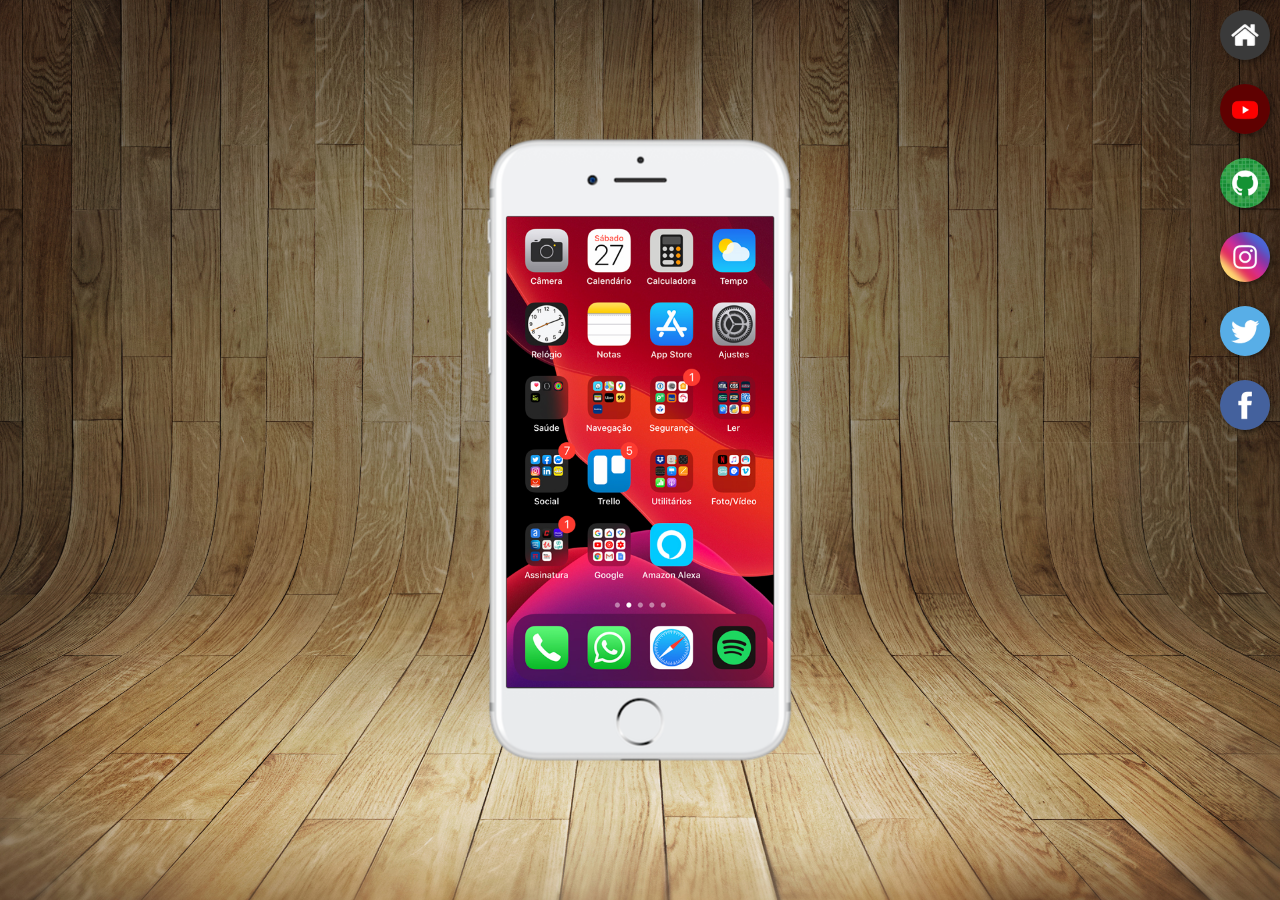
<file: index.html>
<!DOCTYPE html>
<html lang="pt-br">
  <head>
    <meta charset="UTF-8" />
    <meta http-equiv="X-UA-Compatible" content="IE=edge" />
    <meta name="viewport" content="width=device-width, initial-scale=1.0" />
    <title>Projeto redes sociais</title>
    <link rel="stylesheet" href="styles/style.css">
    <link rel="shortcut icon" href="imagens/favicon.ico" type="image/x-icon" />
  </head>
  <body>

    <main>
        <section id="telefone">
          <iframe src="home.html" name="tela" id="tela" frameborder="0">Seu navegador não é compatível com este recurso :(</iframe>
        </section>
        <section id="redes-sociais">
          
          <a href="home.html" target="tela"><img src="imagens/logo-home.jpg" alt="Home"></a><br>

          <a href="social-pages/youtube.html" target="tela"><img src="imagens/logo-youtube.jpg" alt="Youtube"></a><br>

          <a href="social-pages/github.html" target="tela"><img src="imagens/logo-github.jpg" alt="GitHub"></a><br>

          <a href="social-pages/instagram.html" target="tela"><img src="imagens/logo-instagram.jpg" alt="Instagram"></a><br>

          <a href="social-pages/twitter.html" target="tela"><img src="imagens/logo-twitter.jpg" alt="Twitter"></a><br>

          <a href="social-pages/facebook.html" target="tela"><img src="imagens/logo-facebook.jpg" alt="Facebook"></a><br>

        </section>
    </main>

  </body>
</html>
</file>
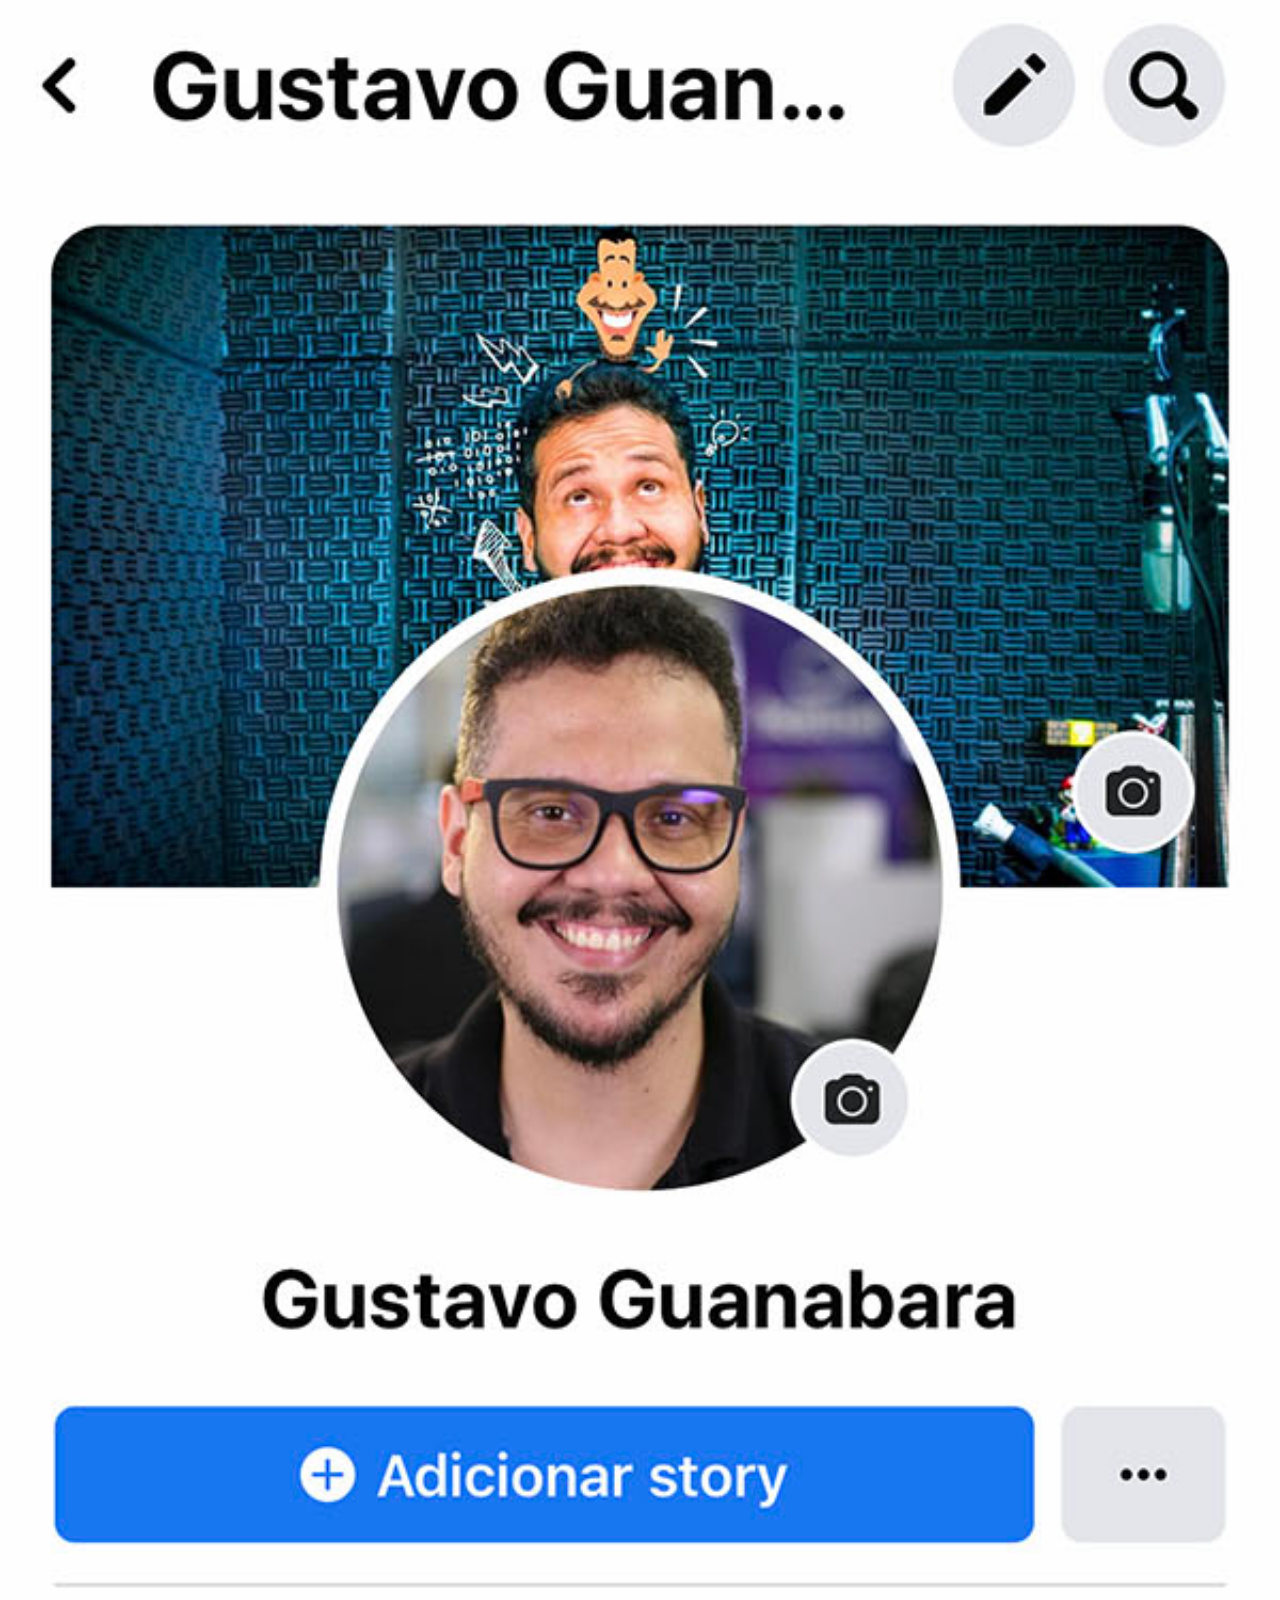
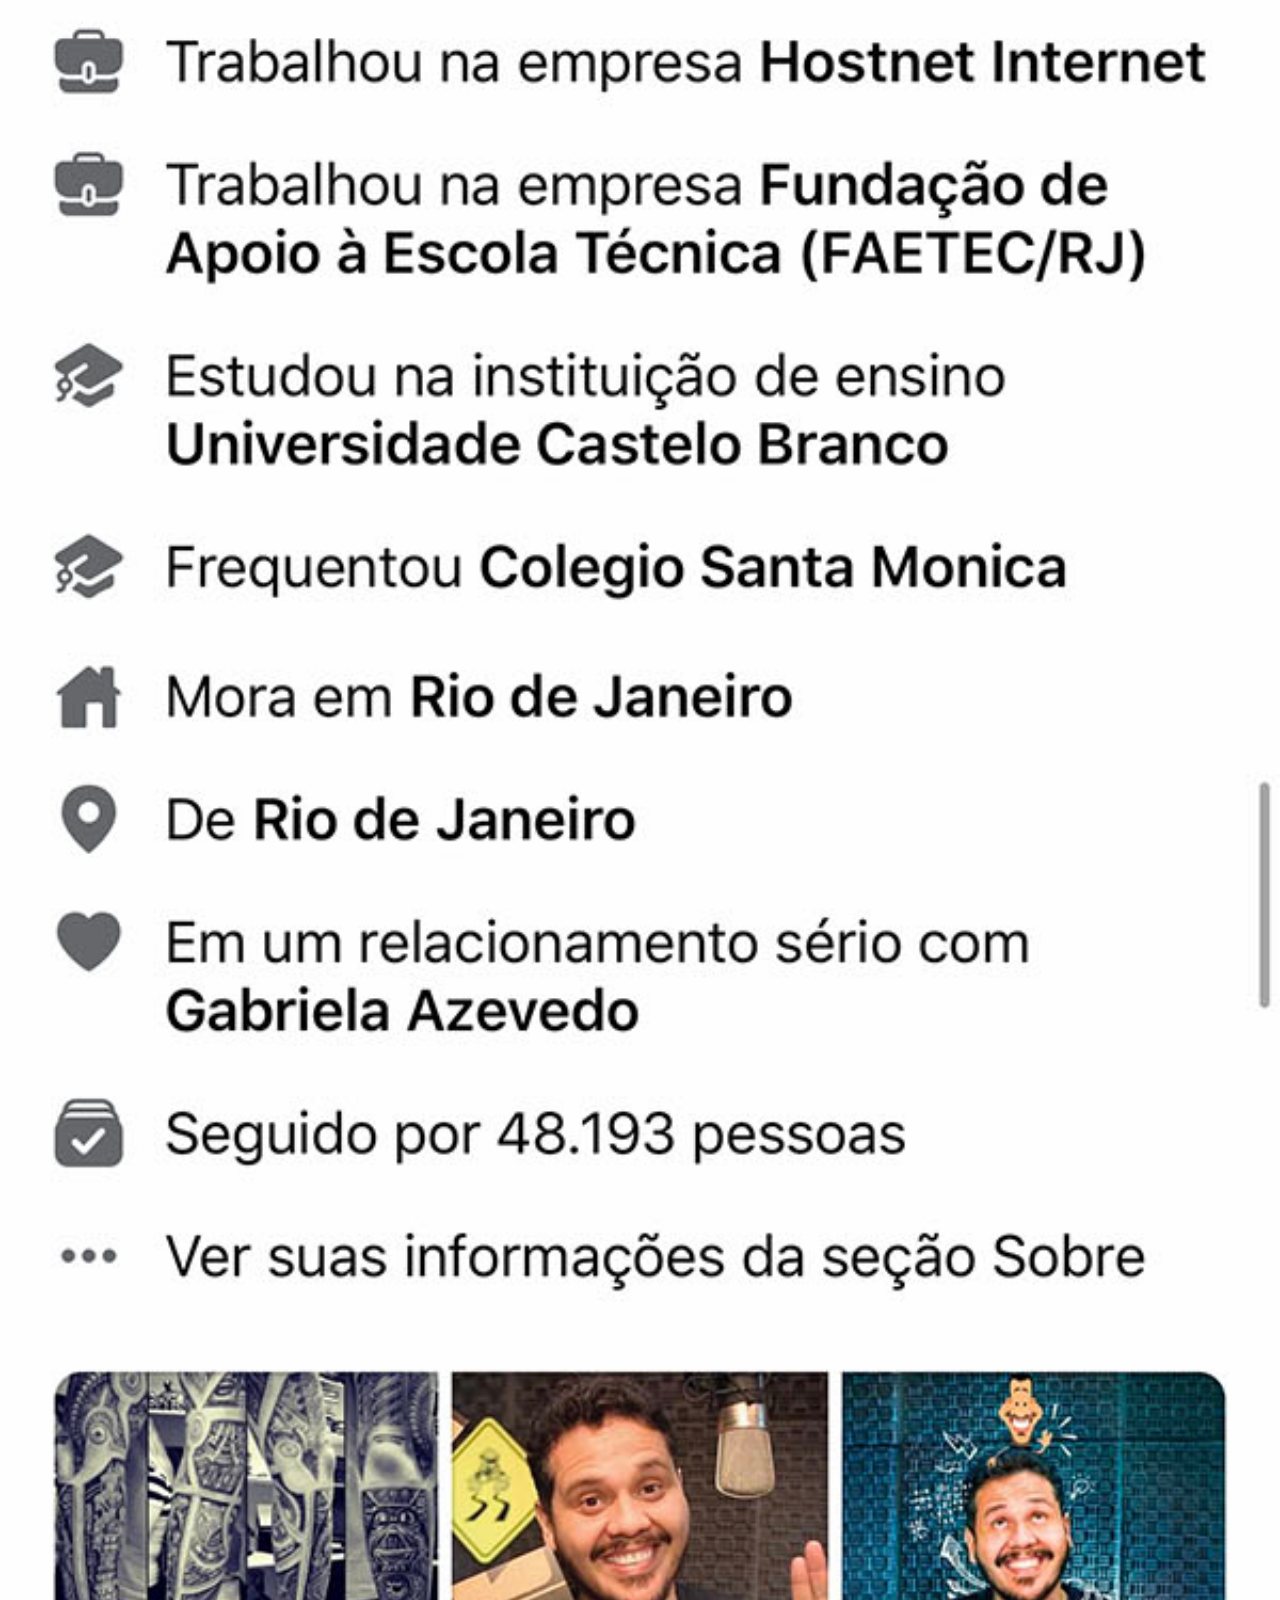
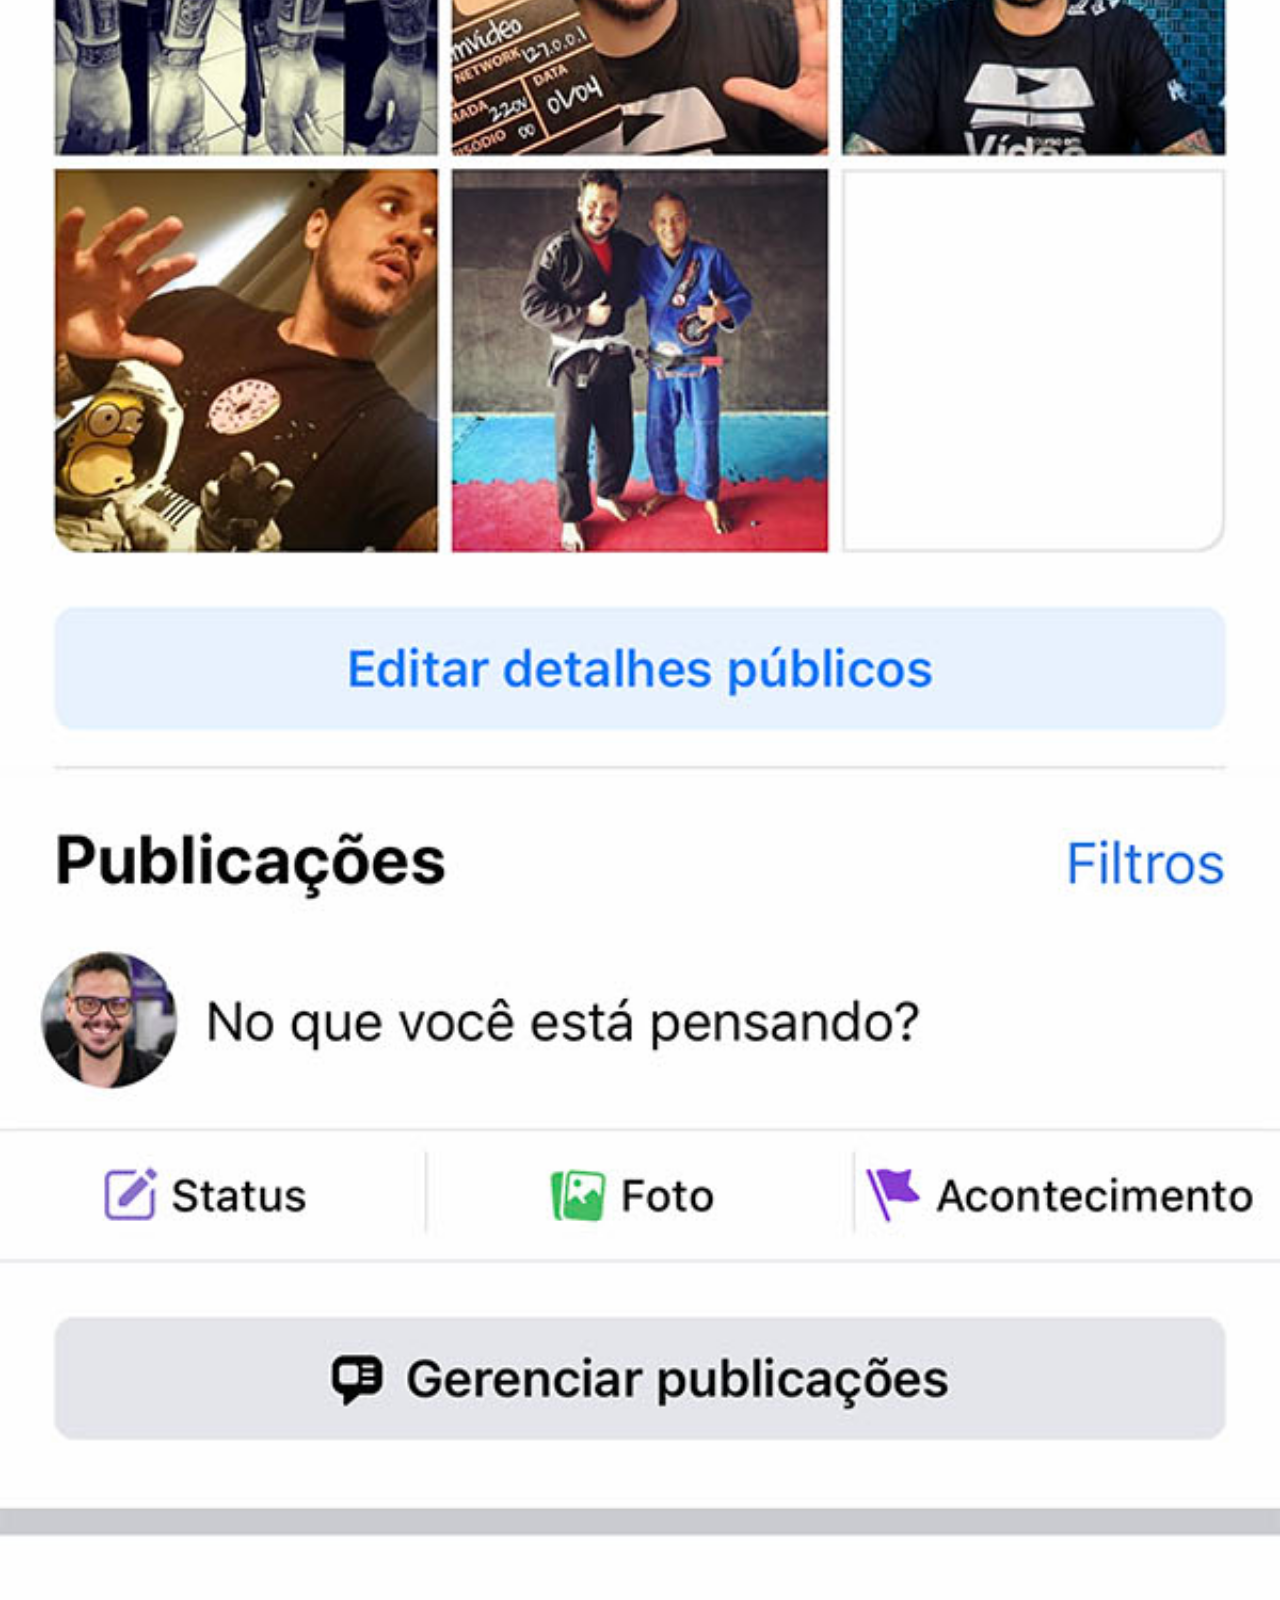
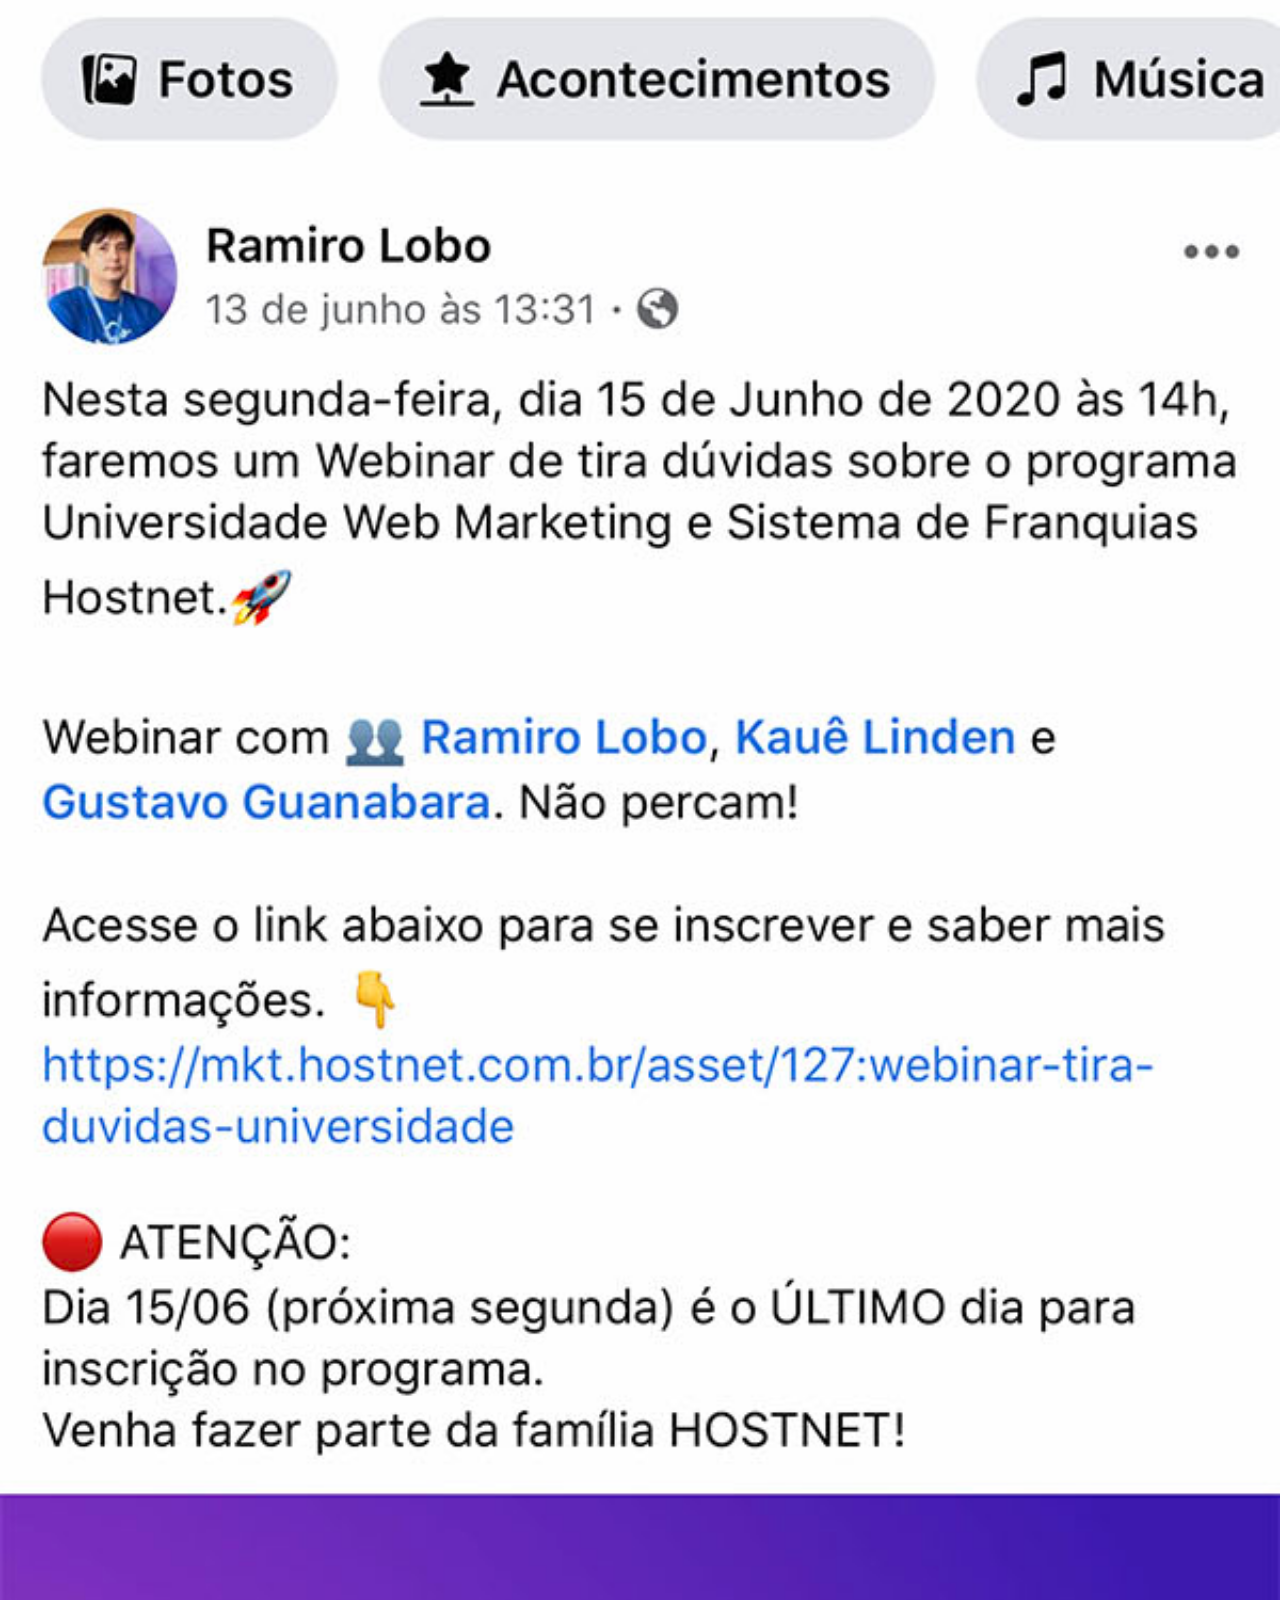
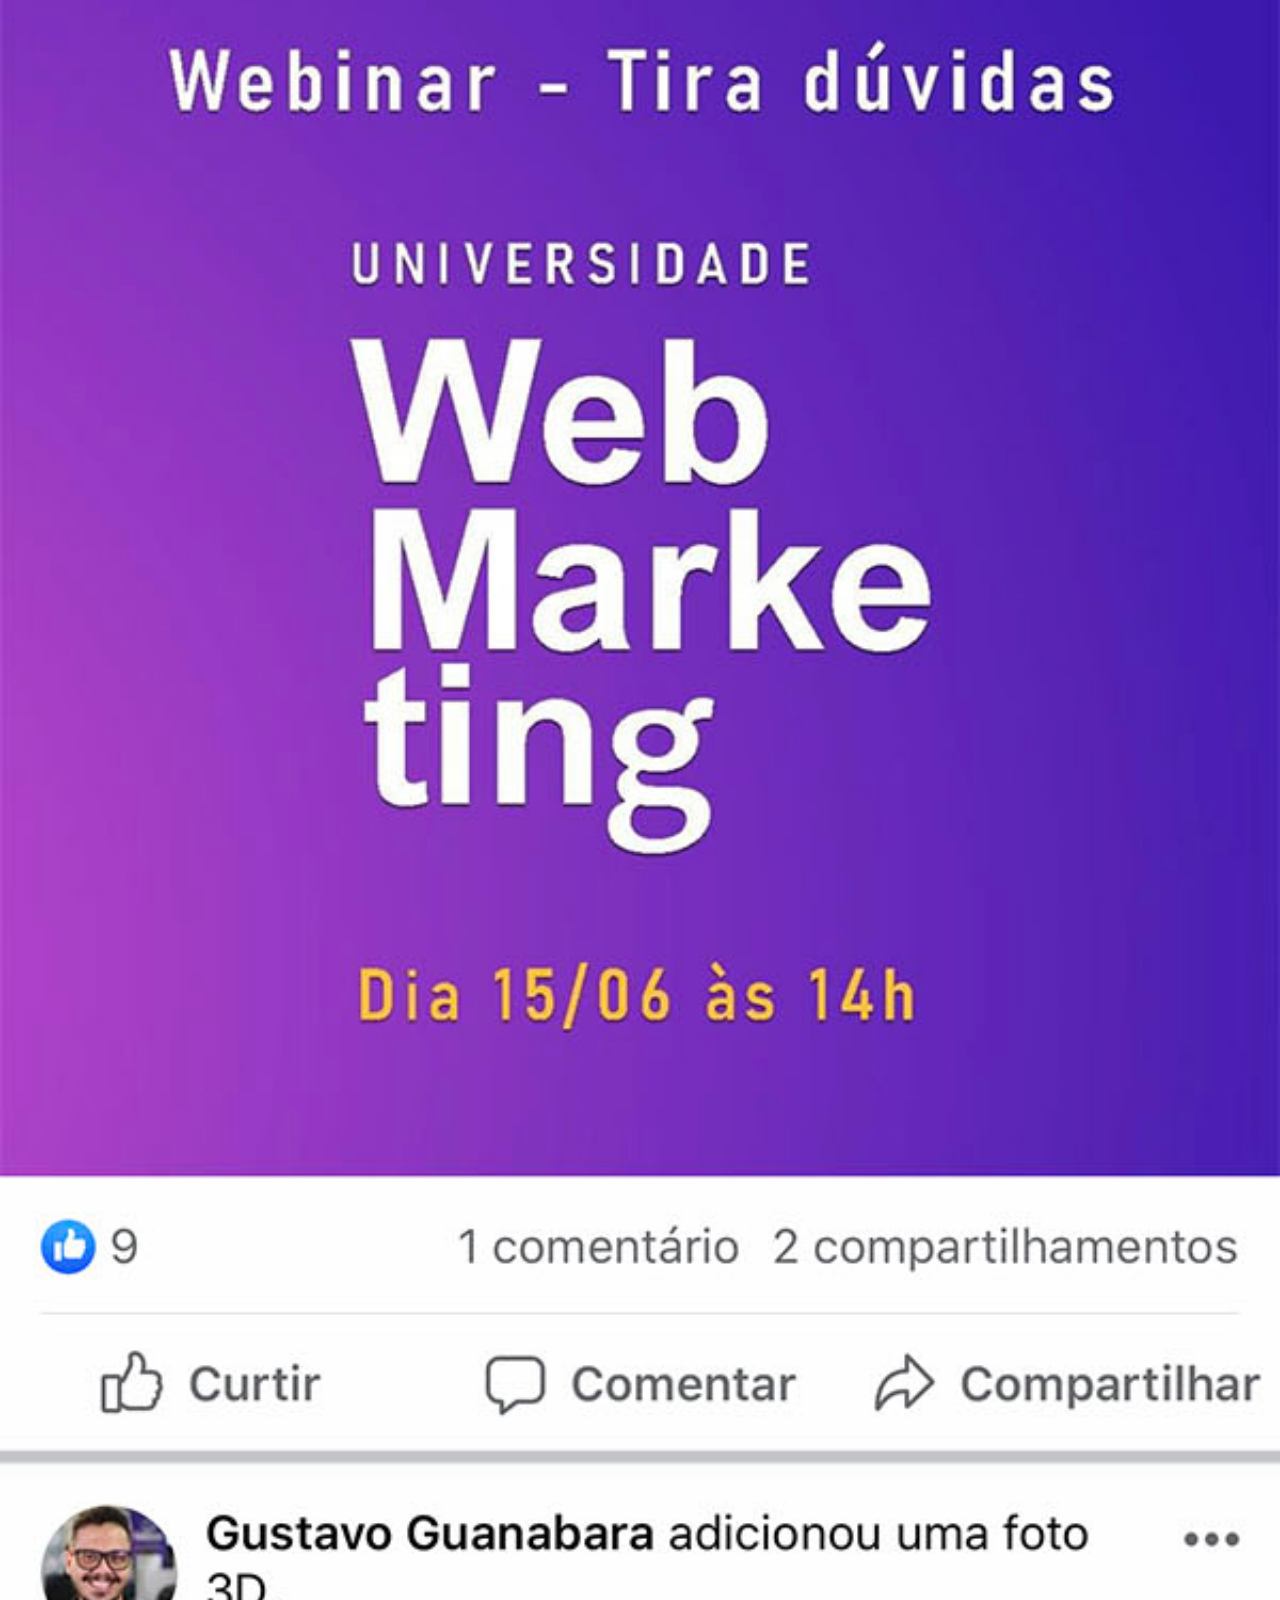
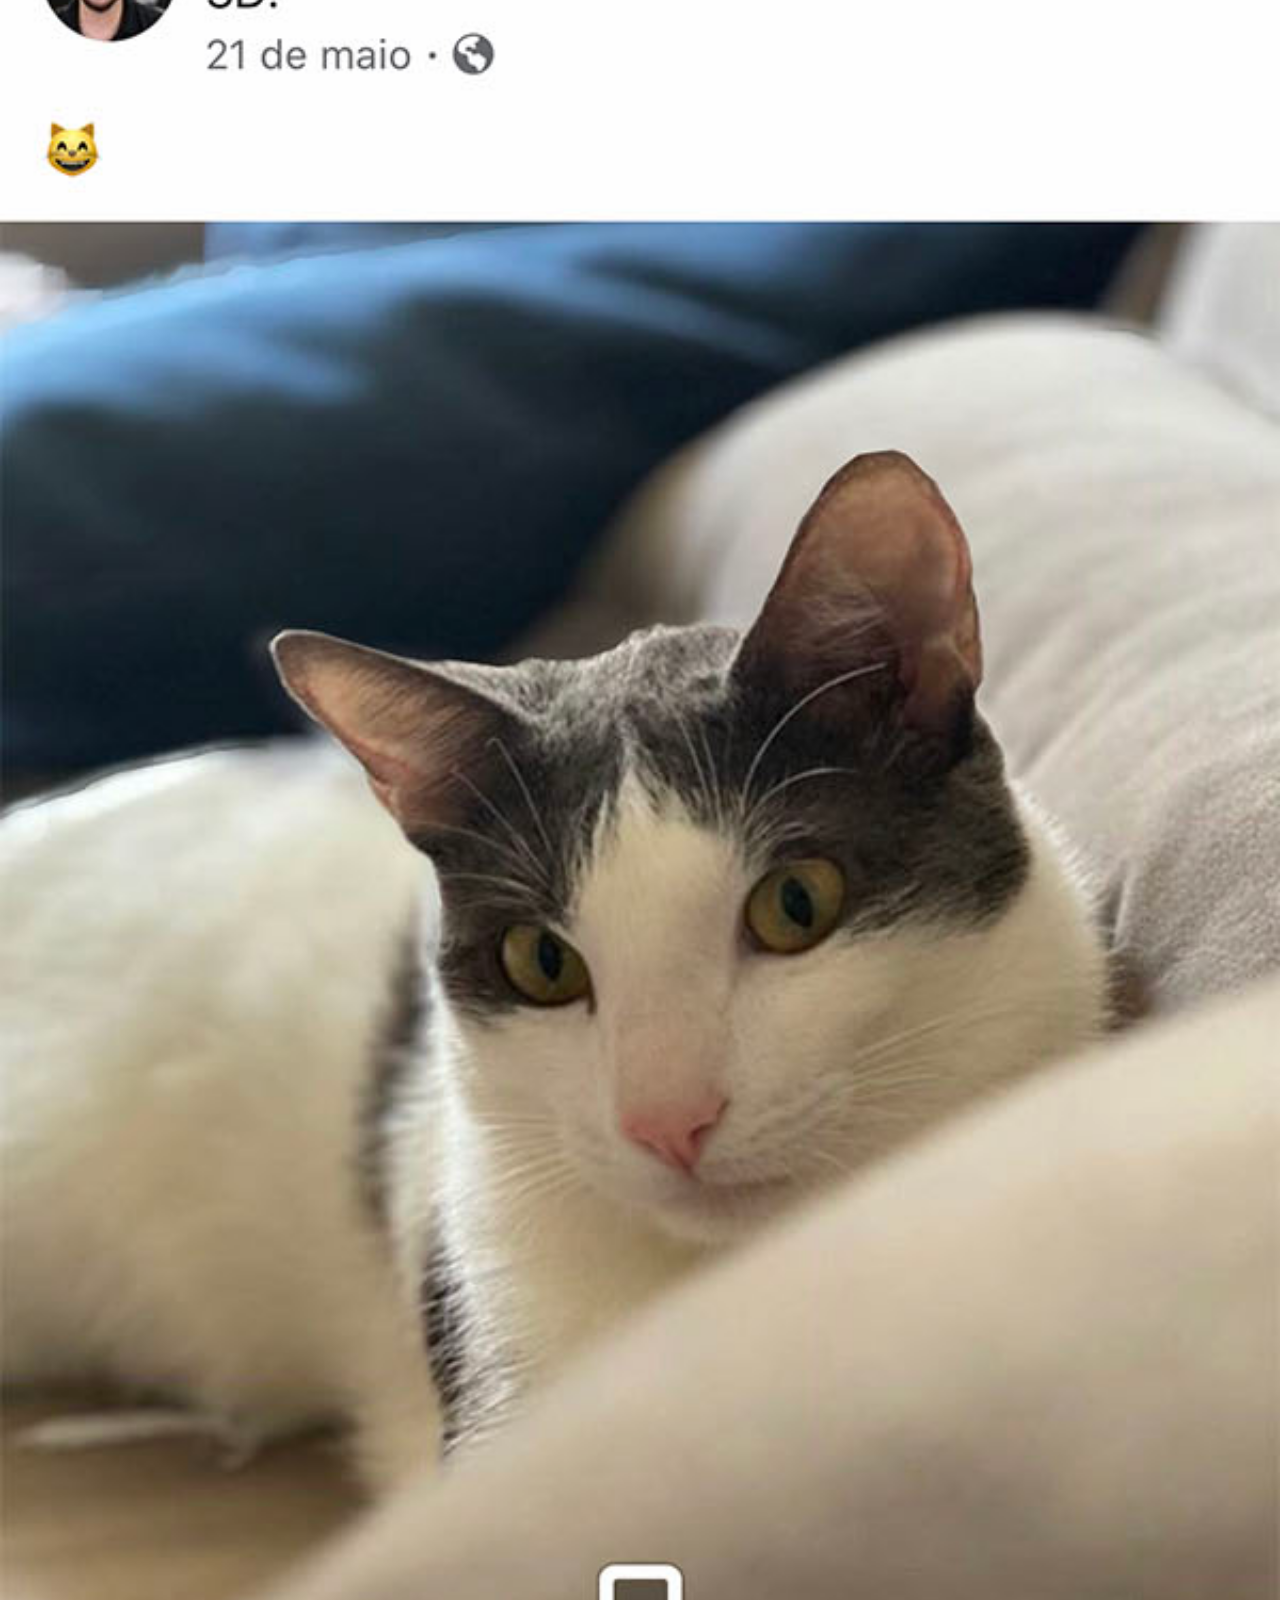
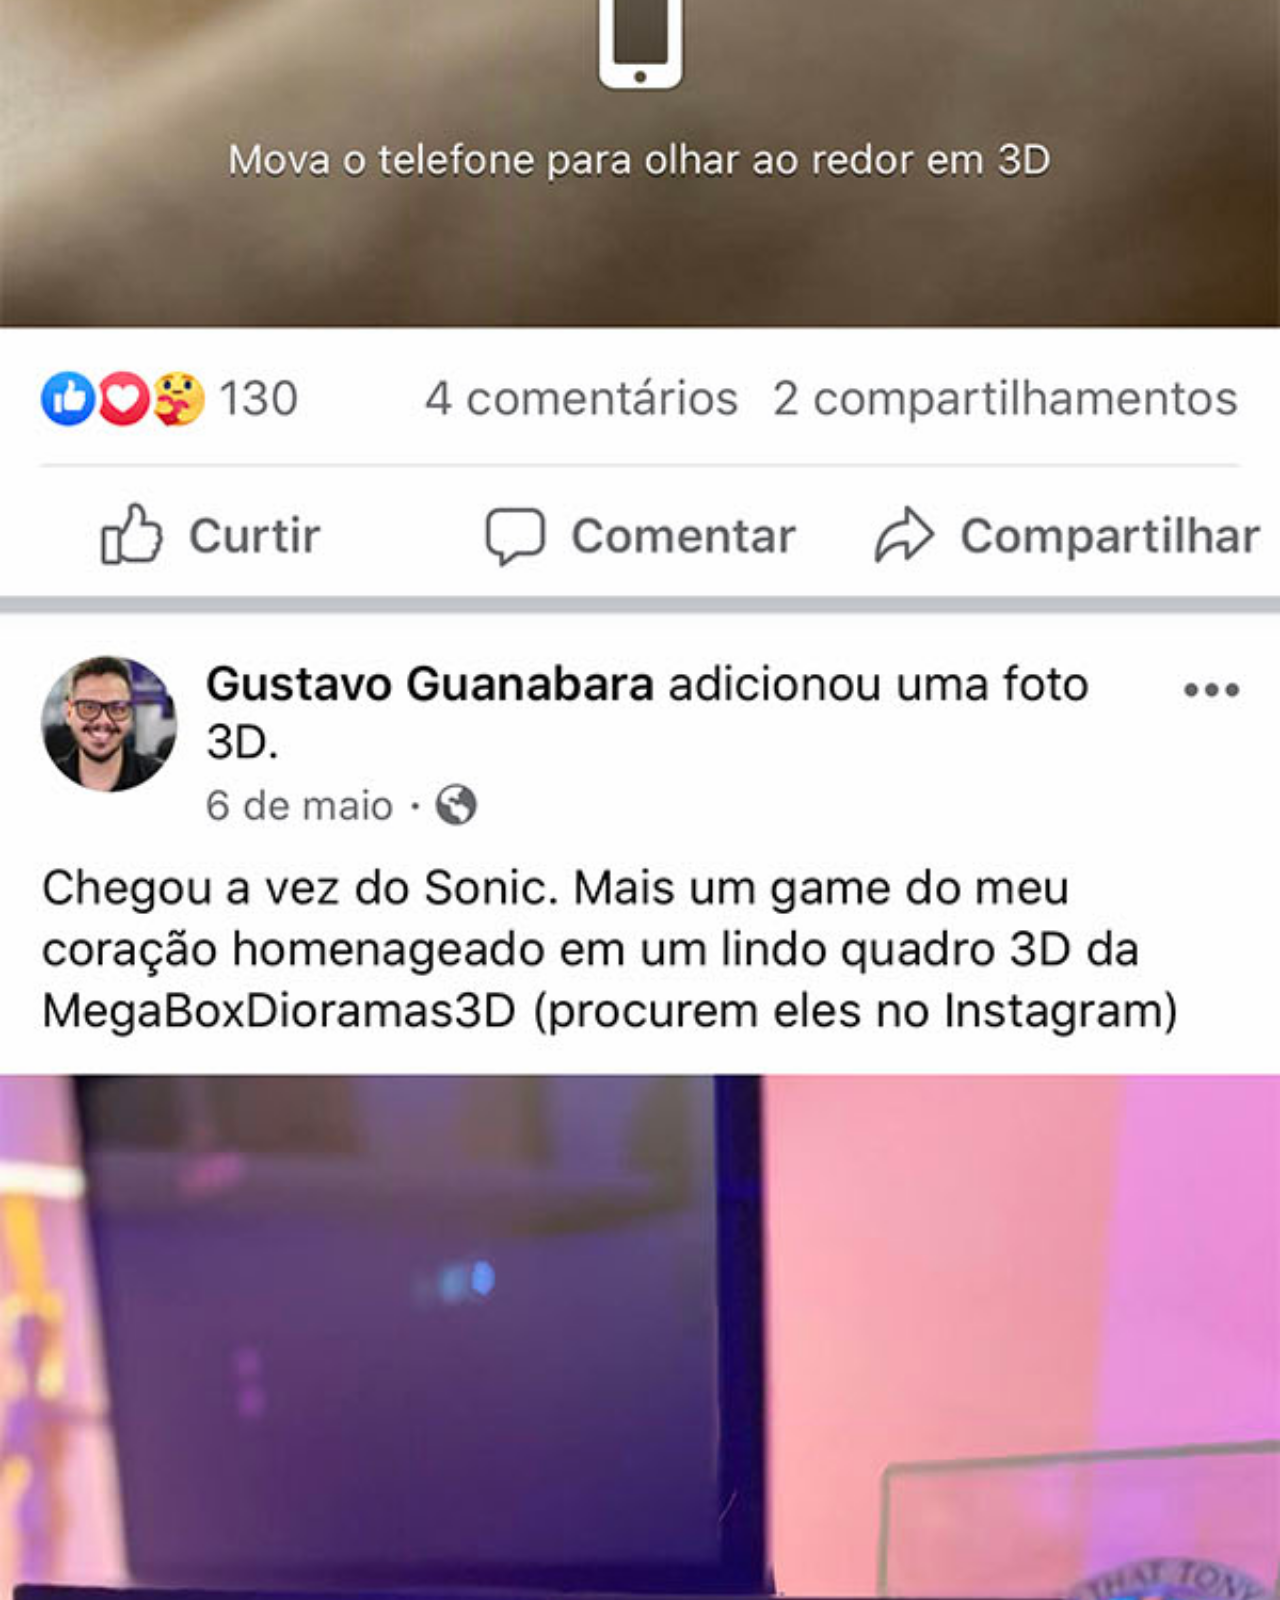
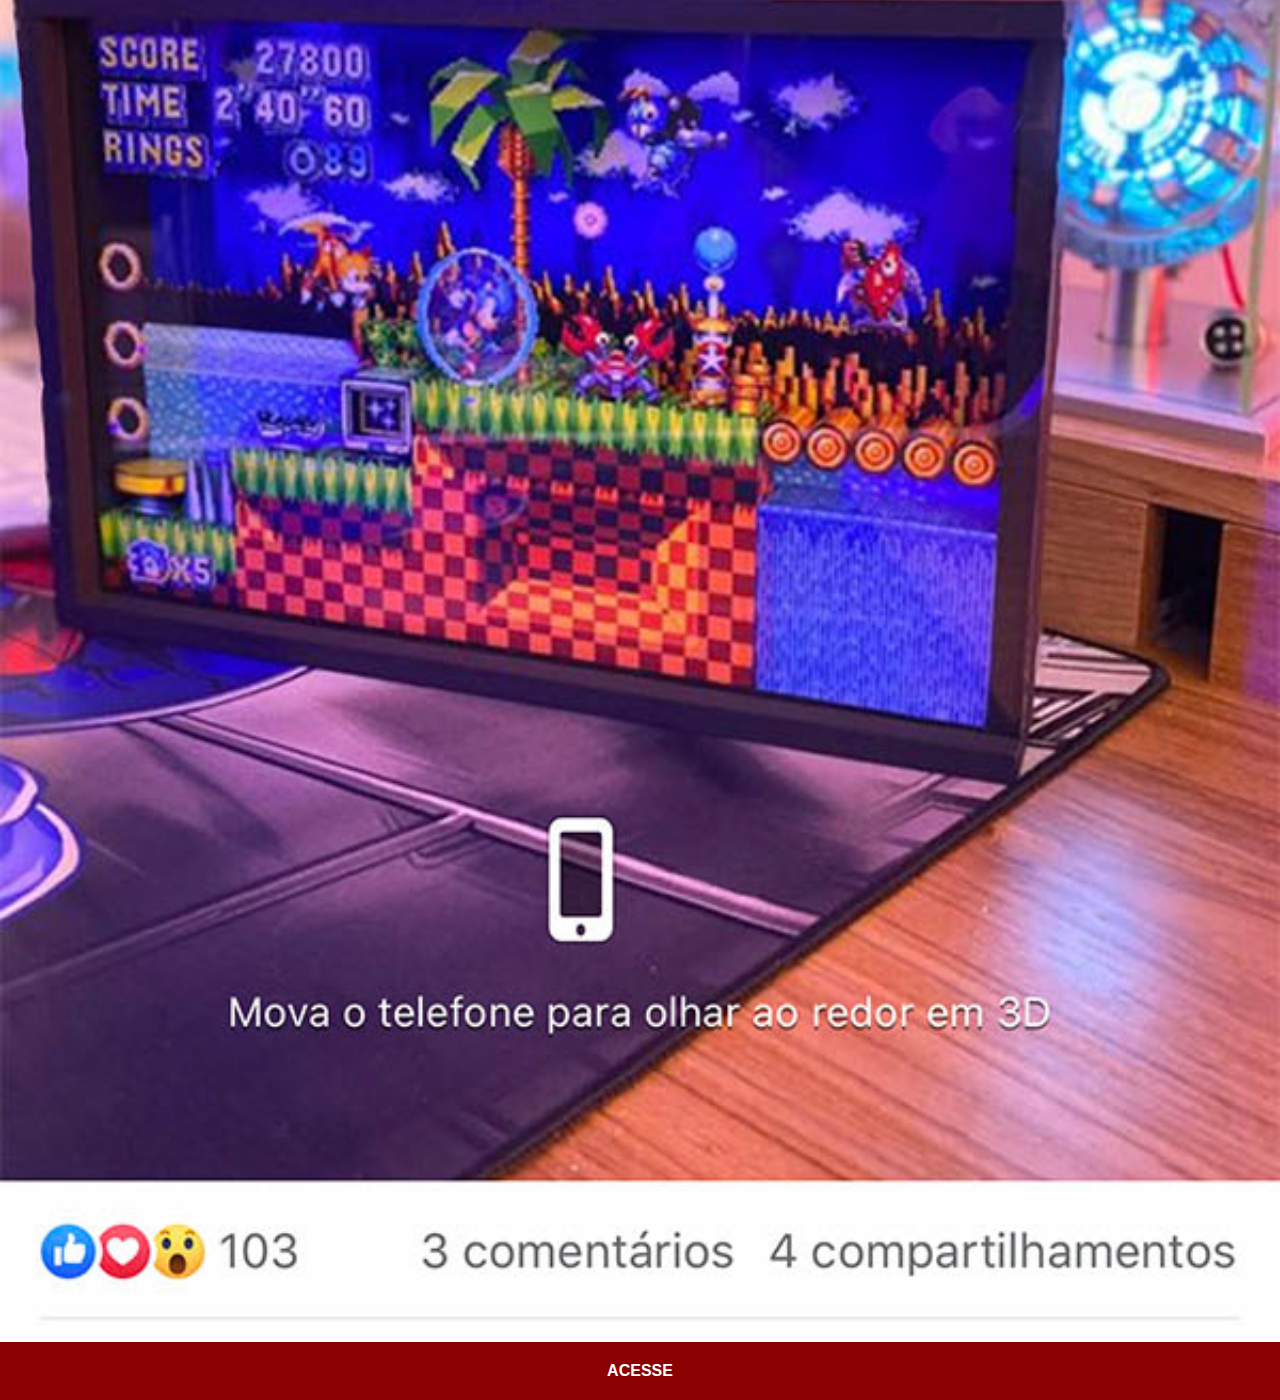
<file: facebook.html>
<!DOCTYPE html>
<html lang="pt-br">
<head>
    <meta charset="UTF-8">
    <meta http-equiv="X-UA-Compatible" content="IE=edge">
    <meta name="viewport" content="width=device-width, initial-scale=1.0">
    <title>Facebook</title>
    <link rel="stylesheet"  href="styles/social.css">
</head>
<body>
    <img src="imagens/tela-facebook.jpg" alt="Facebook">
    <a href="https://www.facebook.com/breno.freitas.503/" target="_blank">ACESSE</a>
</body>
</html>
</file>
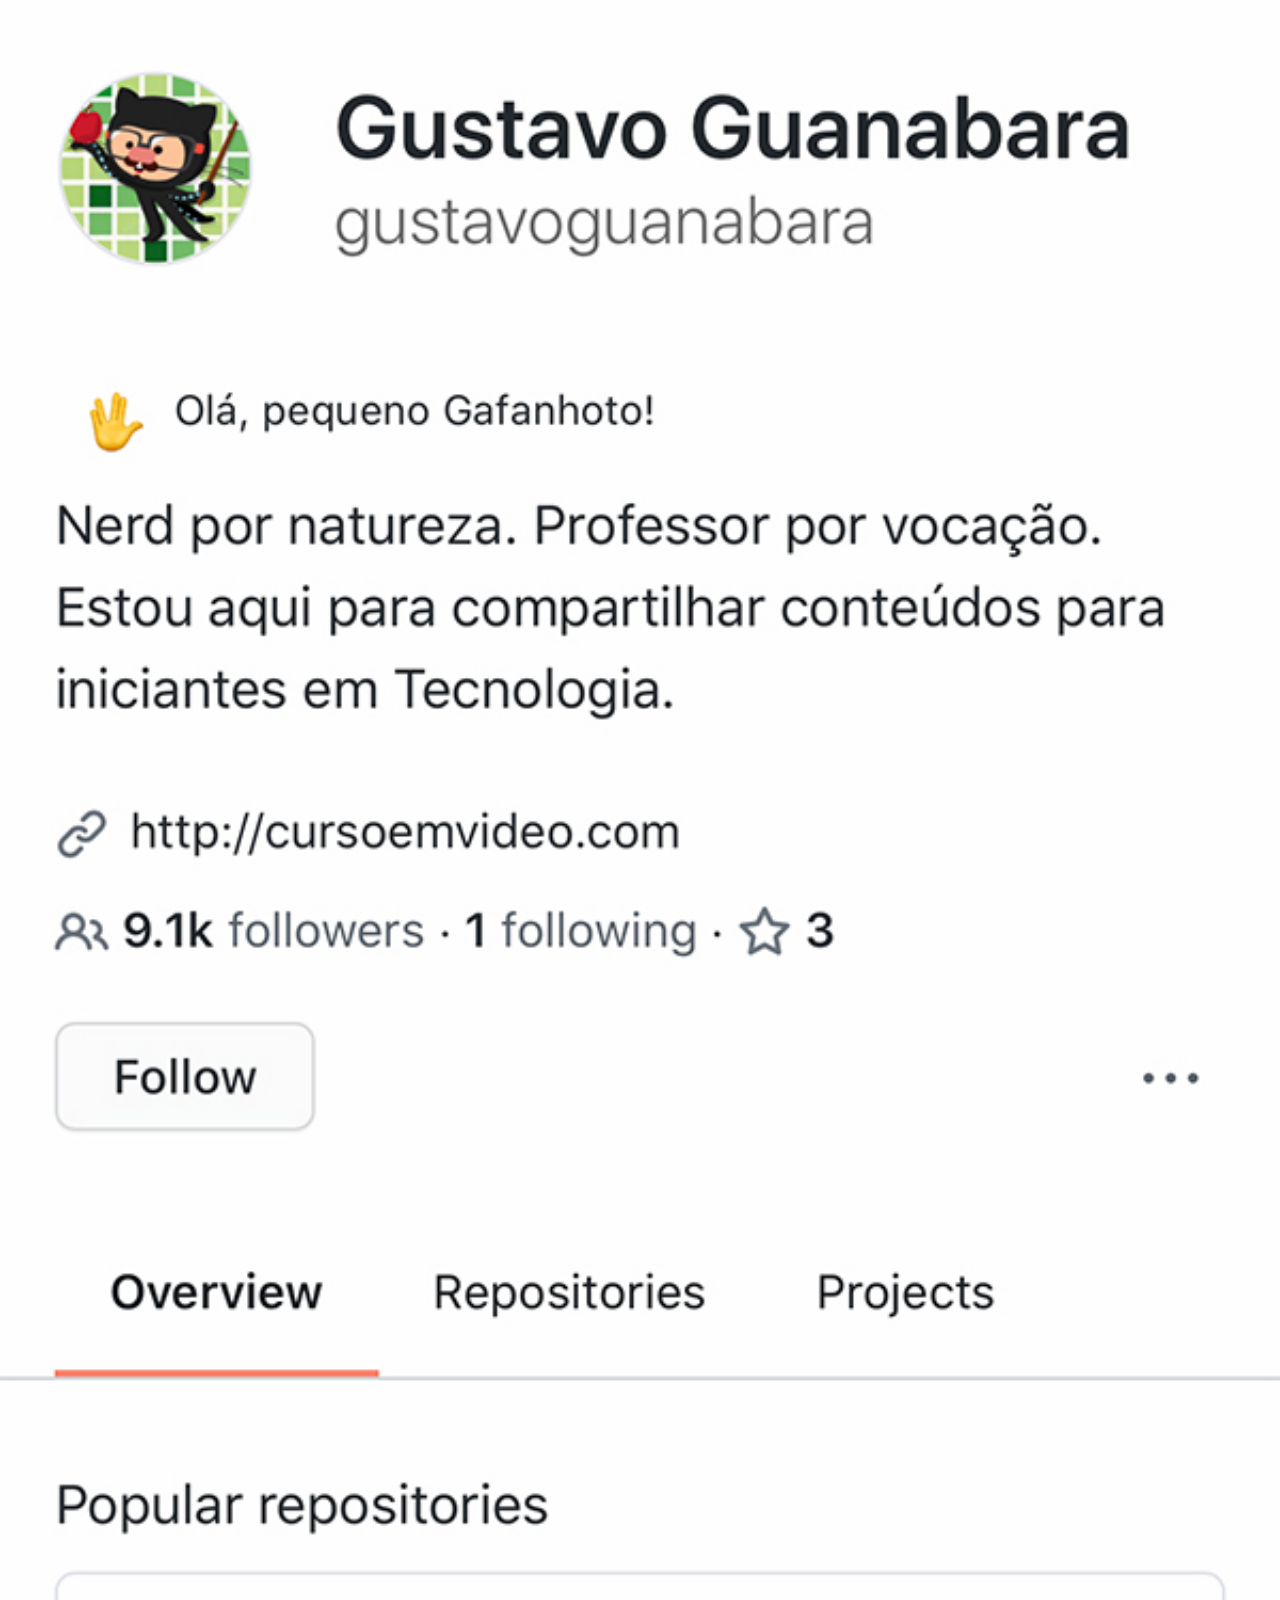
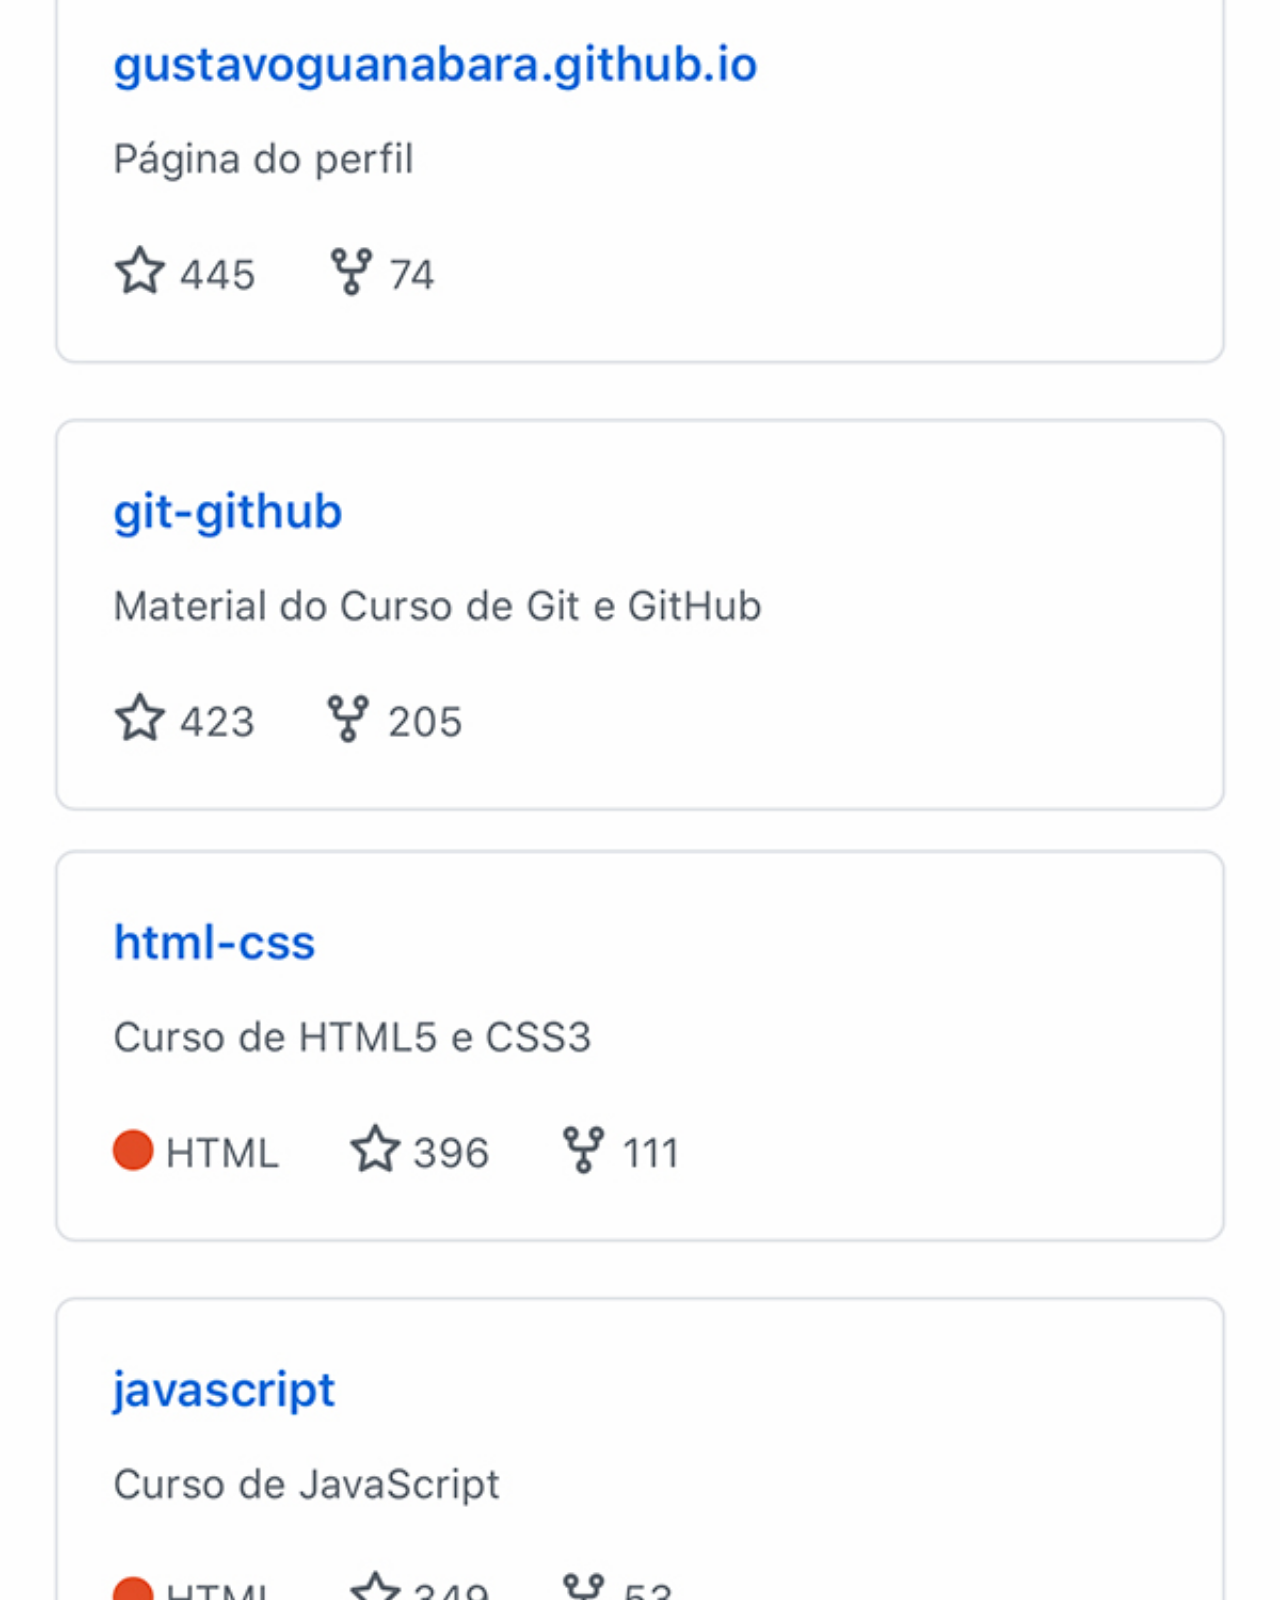
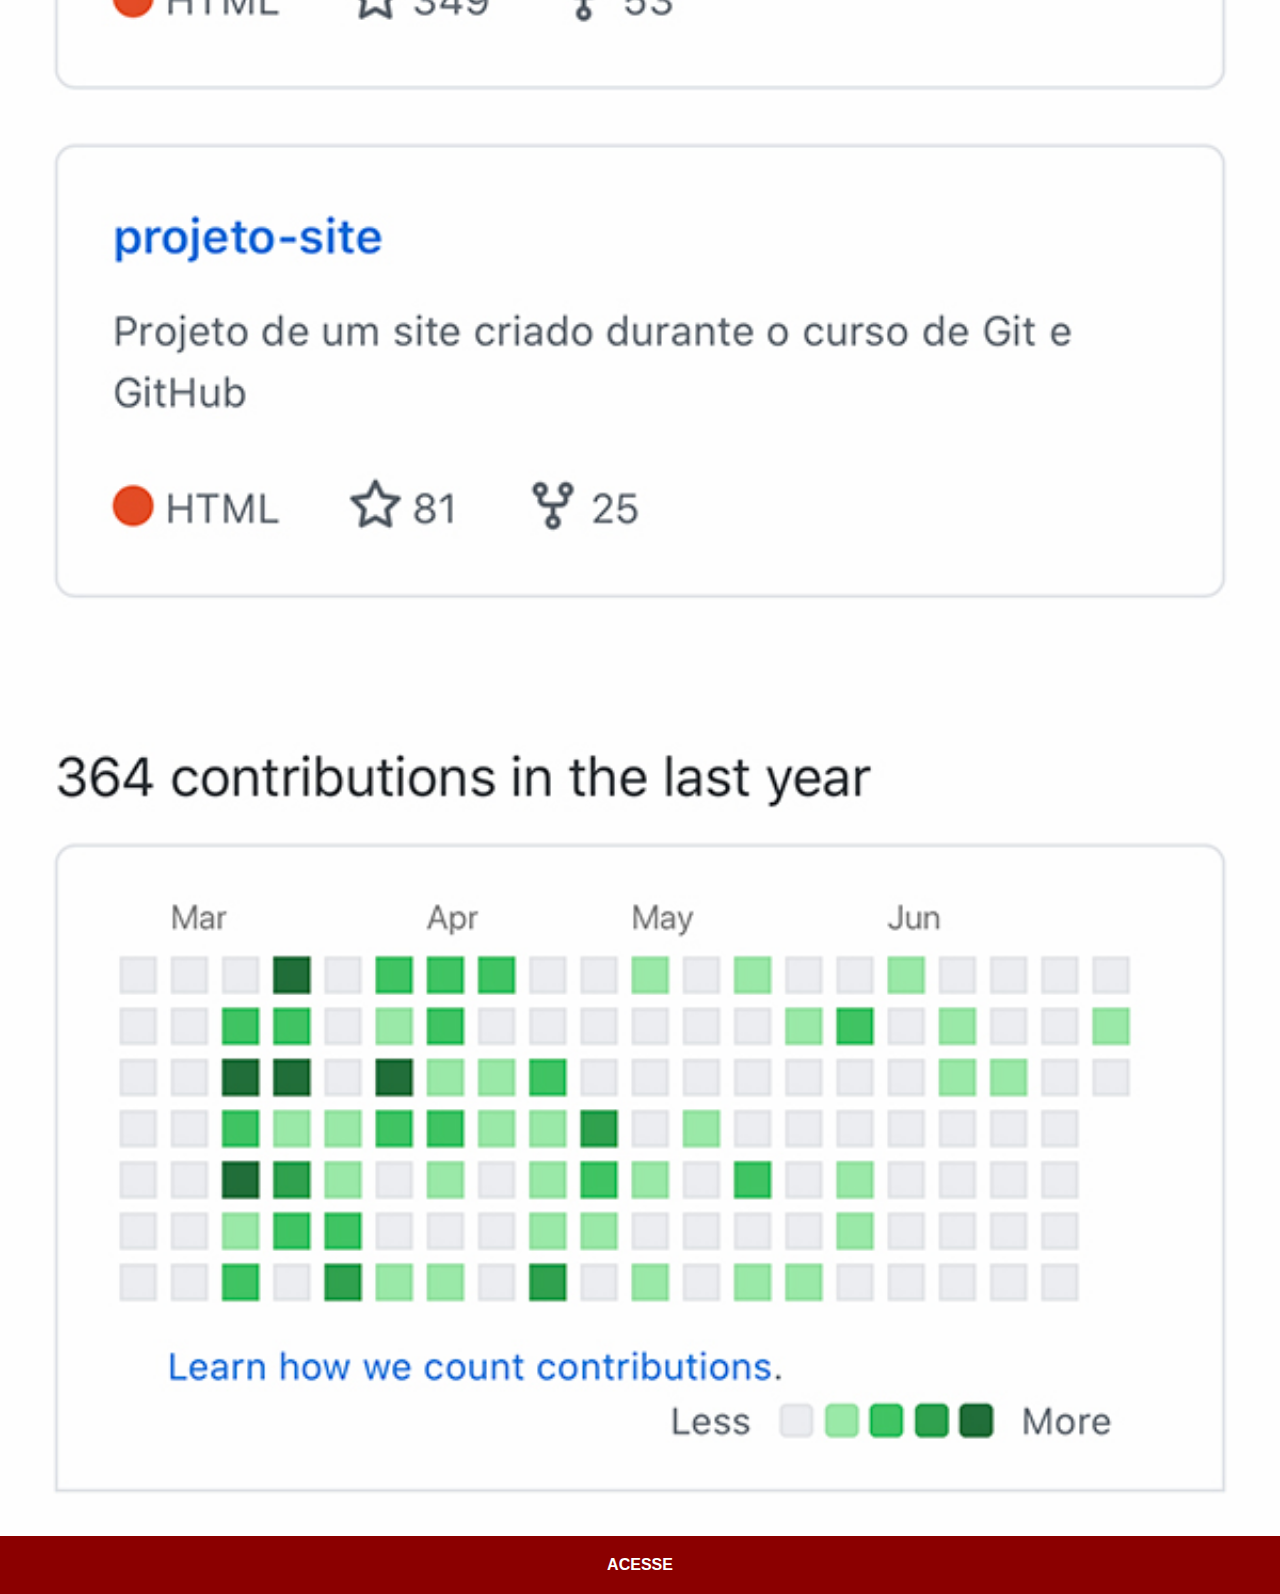
<file: github.html>
<!DOCTYPE html>
<html lang="pt-br">
<head>
    <meta charset="UTF-8">
    <meta http-equiv="X-UA-Compatible" content="IE=edge">
    <meta name="viewport" content="width=device-width, initial-scale=1.0">
    <title>Github</title>
    <link rel="stylesheet"  href="styles/social.css">
</head>
<body>
    <img src="imagens/tela-github.jpg" alt="GitHub">
    <a href="https://github.com/brefreittas" target="_blank">ACESSE</a>
</body>
</html>
</file>
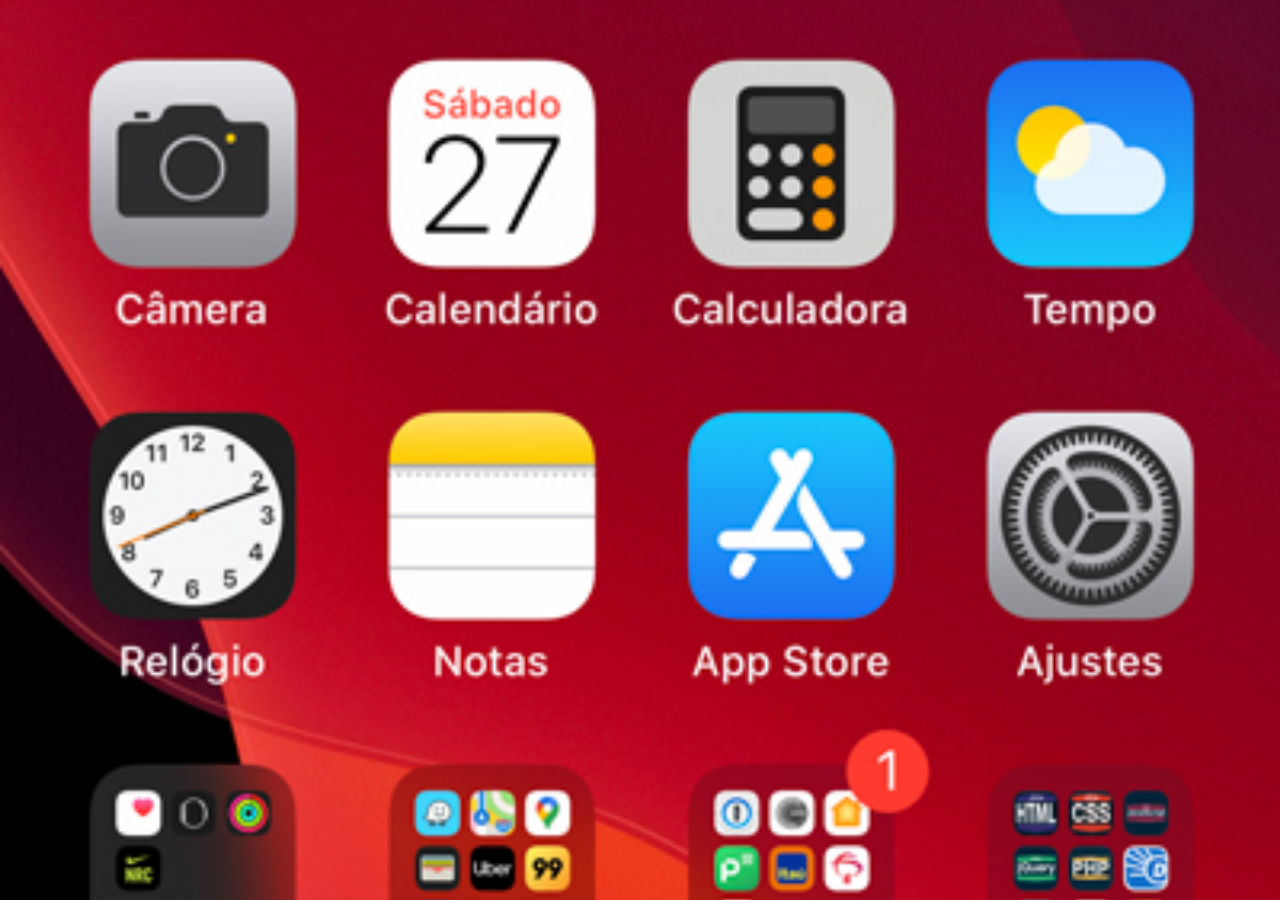
<file: home.html>
<!DOCTYPE html>
<html lang="pt-br">
  <head>
    <meta charset="UTF-8" />
    <meta http-equiv="X-UA-Compatible" content="IE=edge" />
    <meta name="viewport" content="width=device-width, initial-scale=1.0" />
    <title>Home</title>
  </head>
  <style>
    * {
      margin: 0;
      padding: 0;
    }

    body {
      width: 100vw;
      height: 100vh;
      background: black url("imagens/tela-home.jpg") no-repeat top center;
      background-size: cover;
    }
  </style>
  <body></body>
</html>
</file>
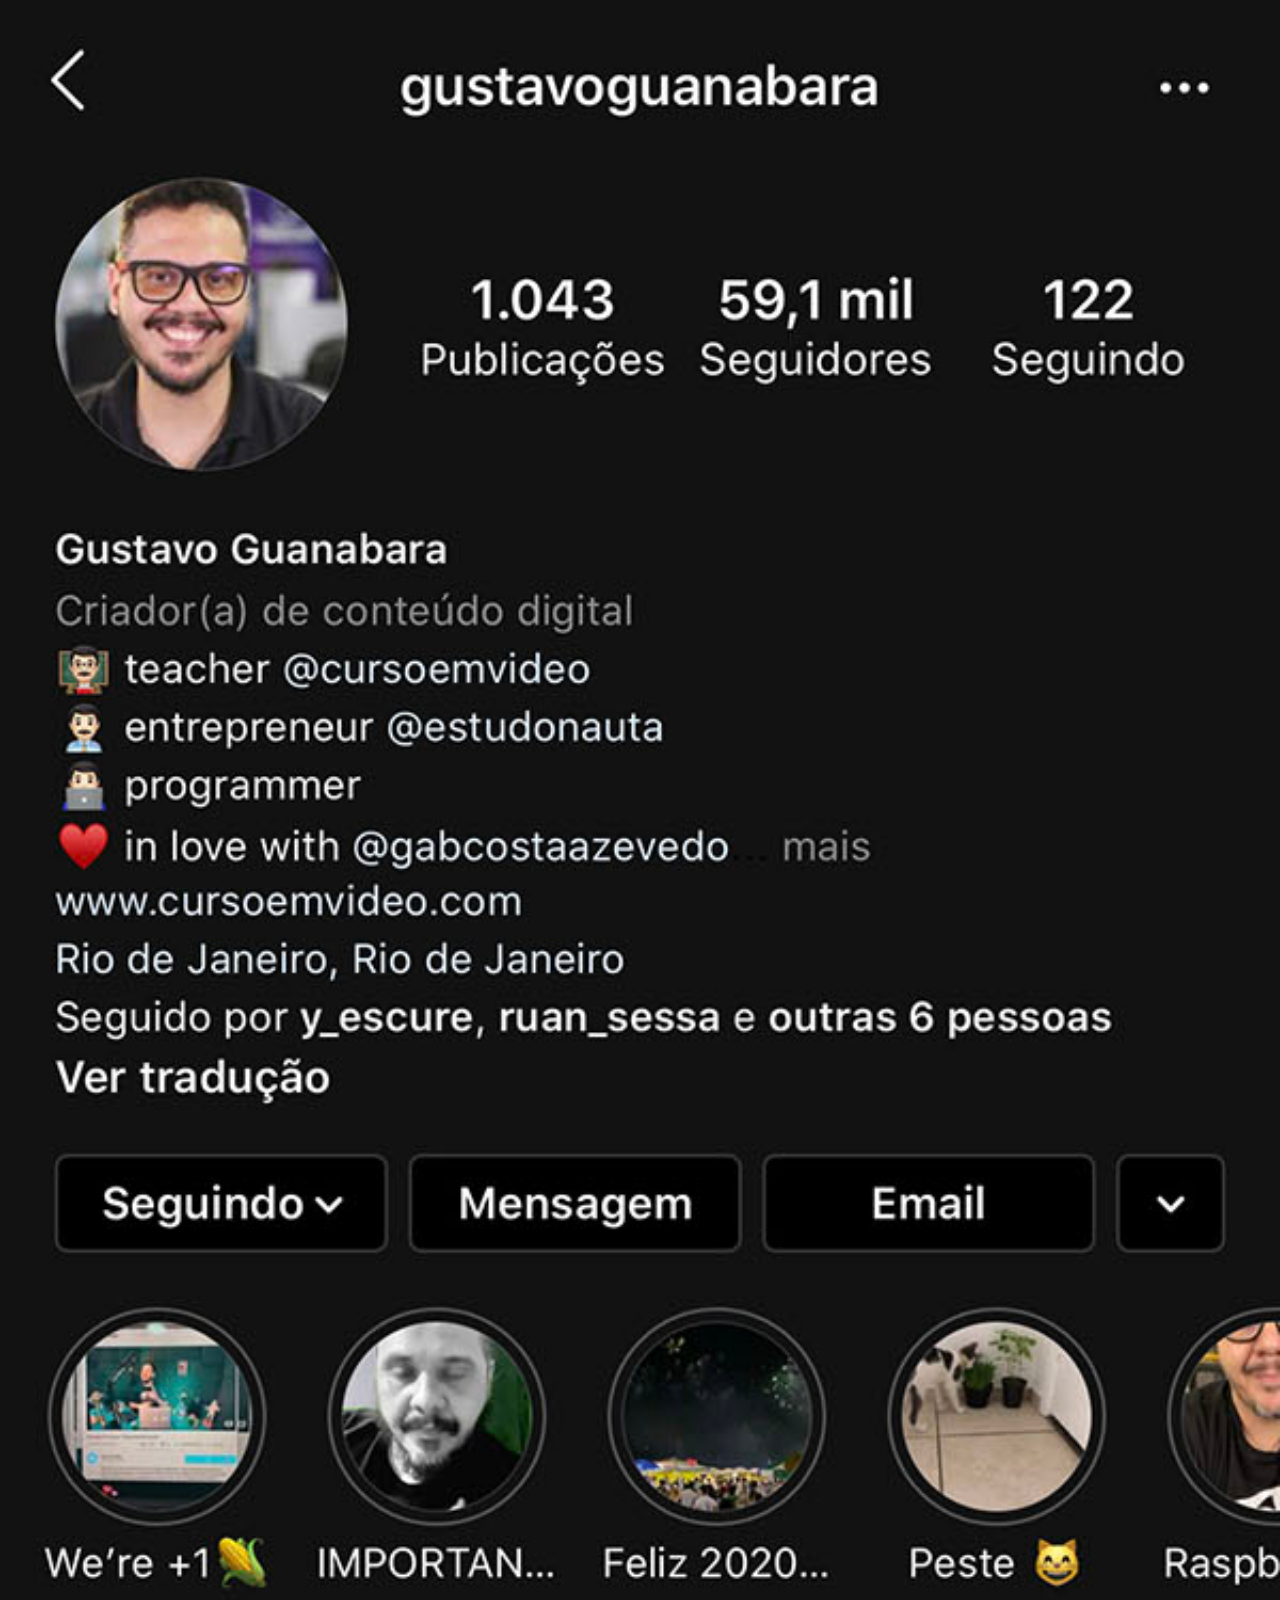
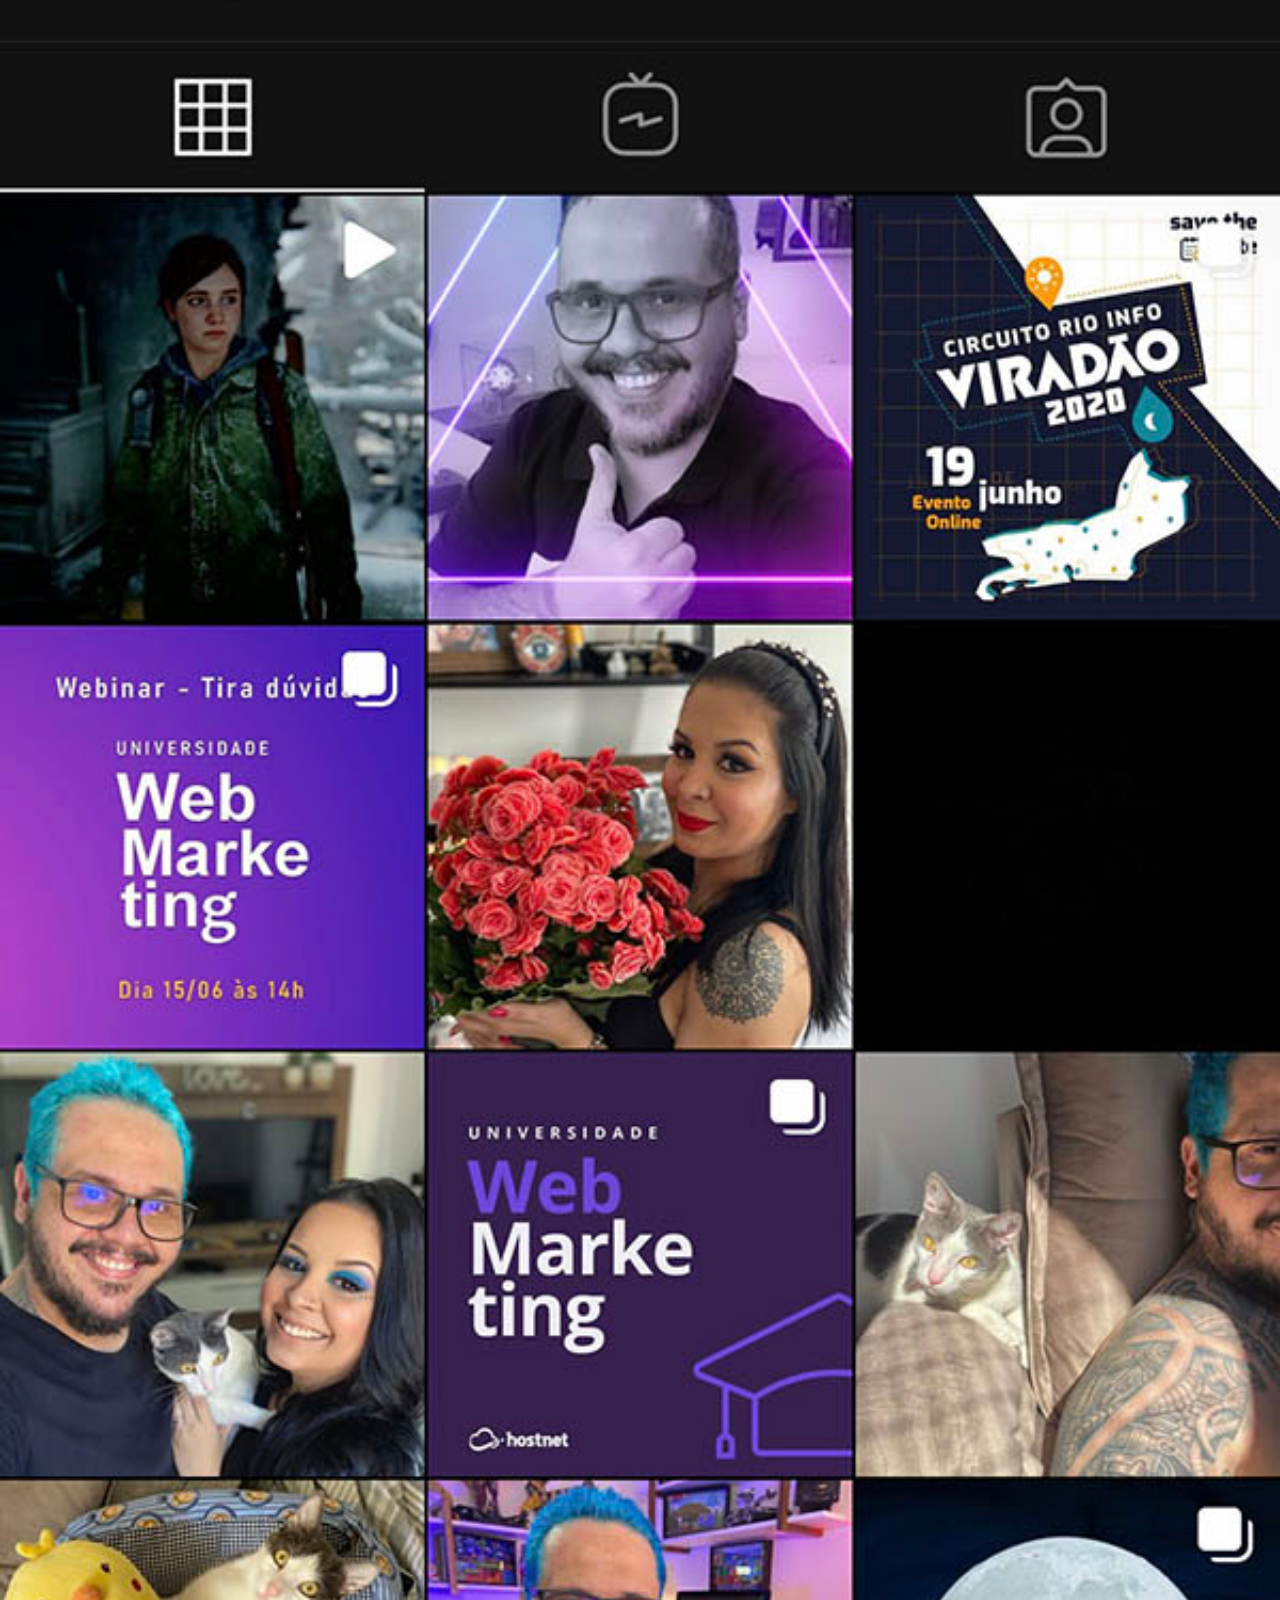
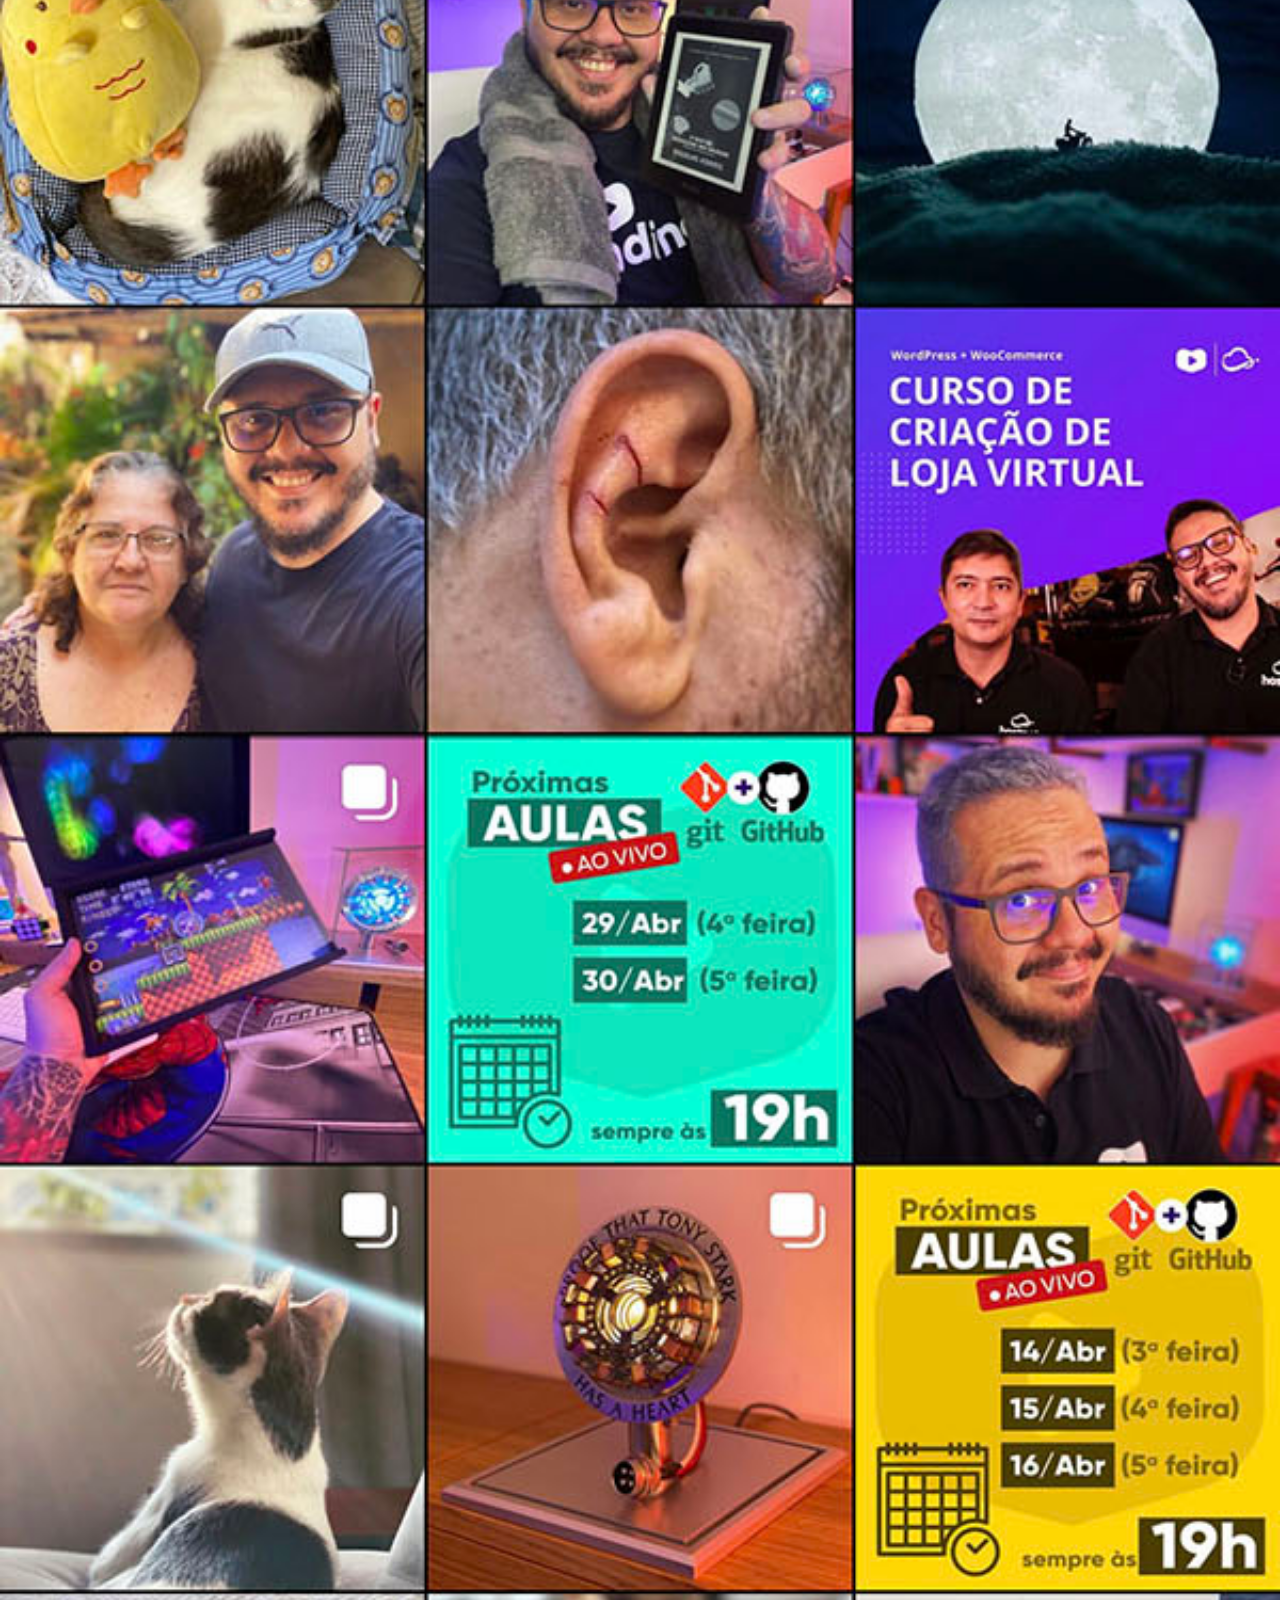
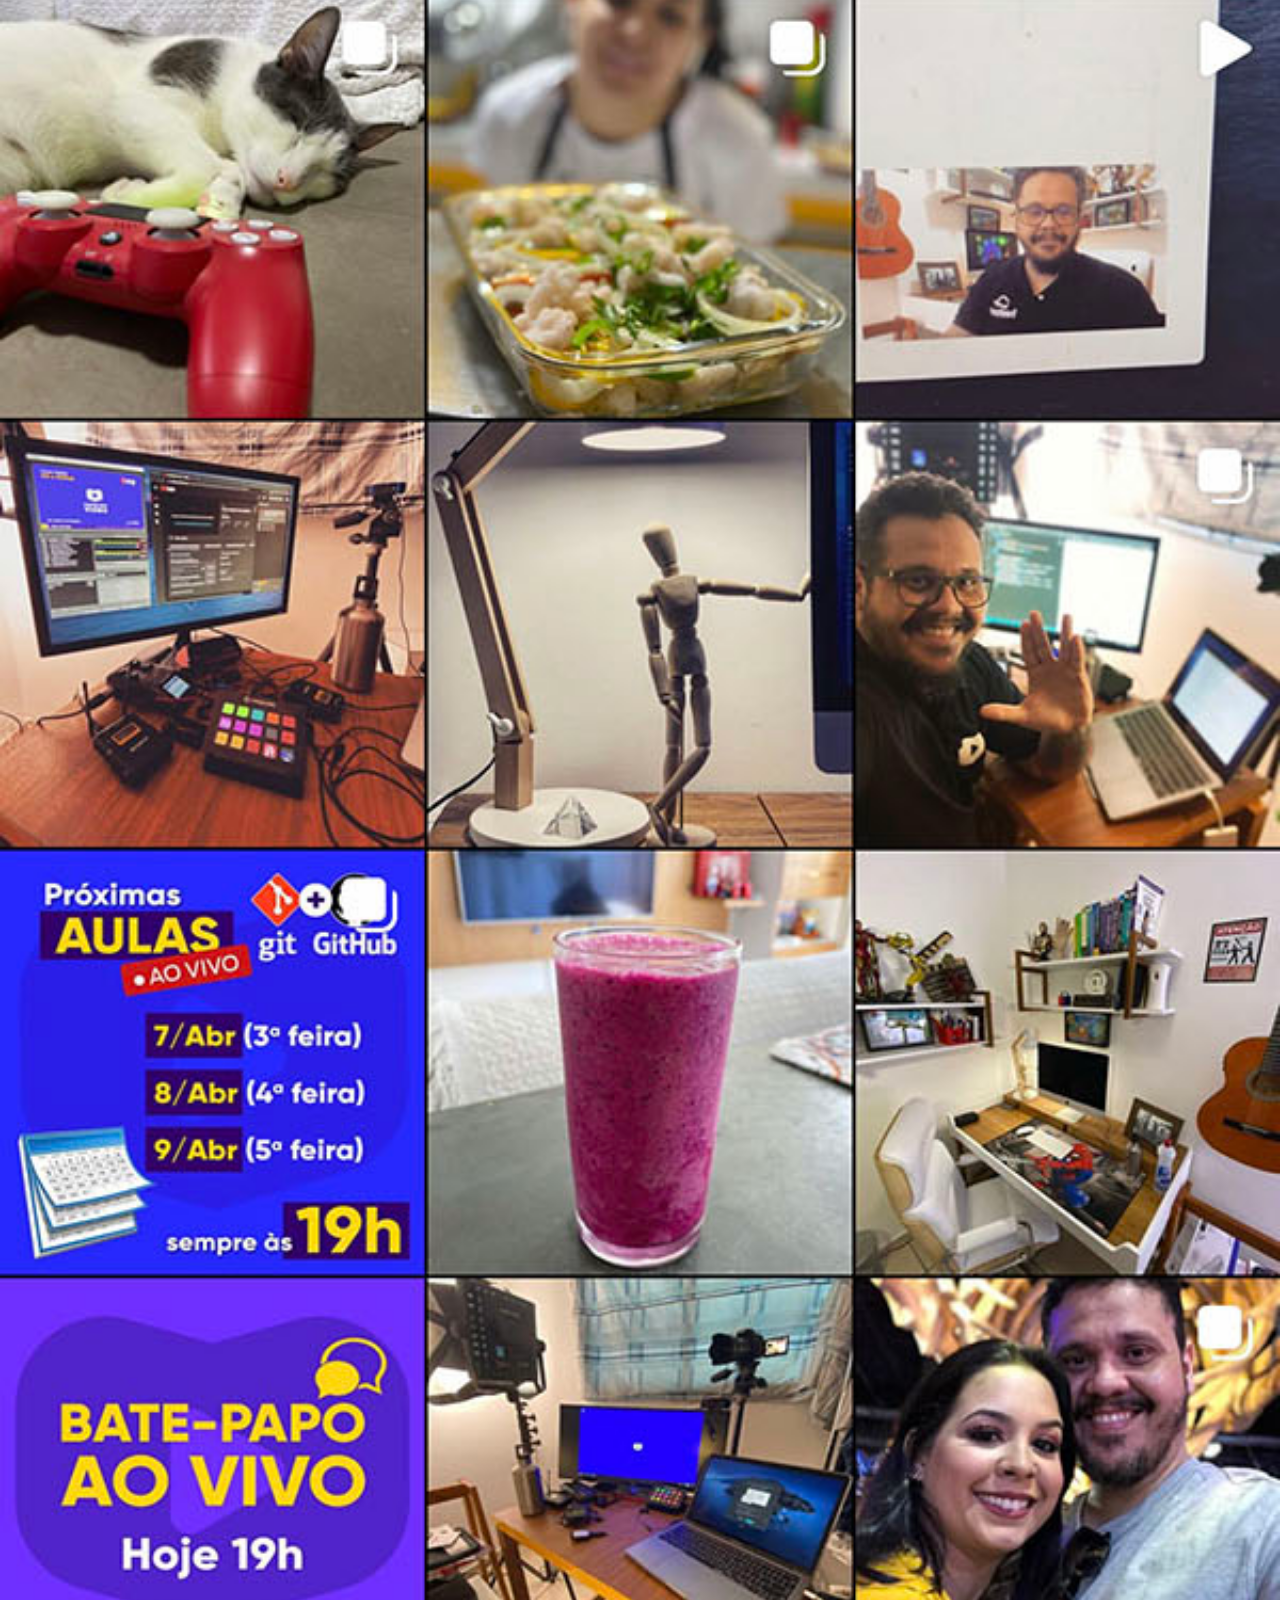
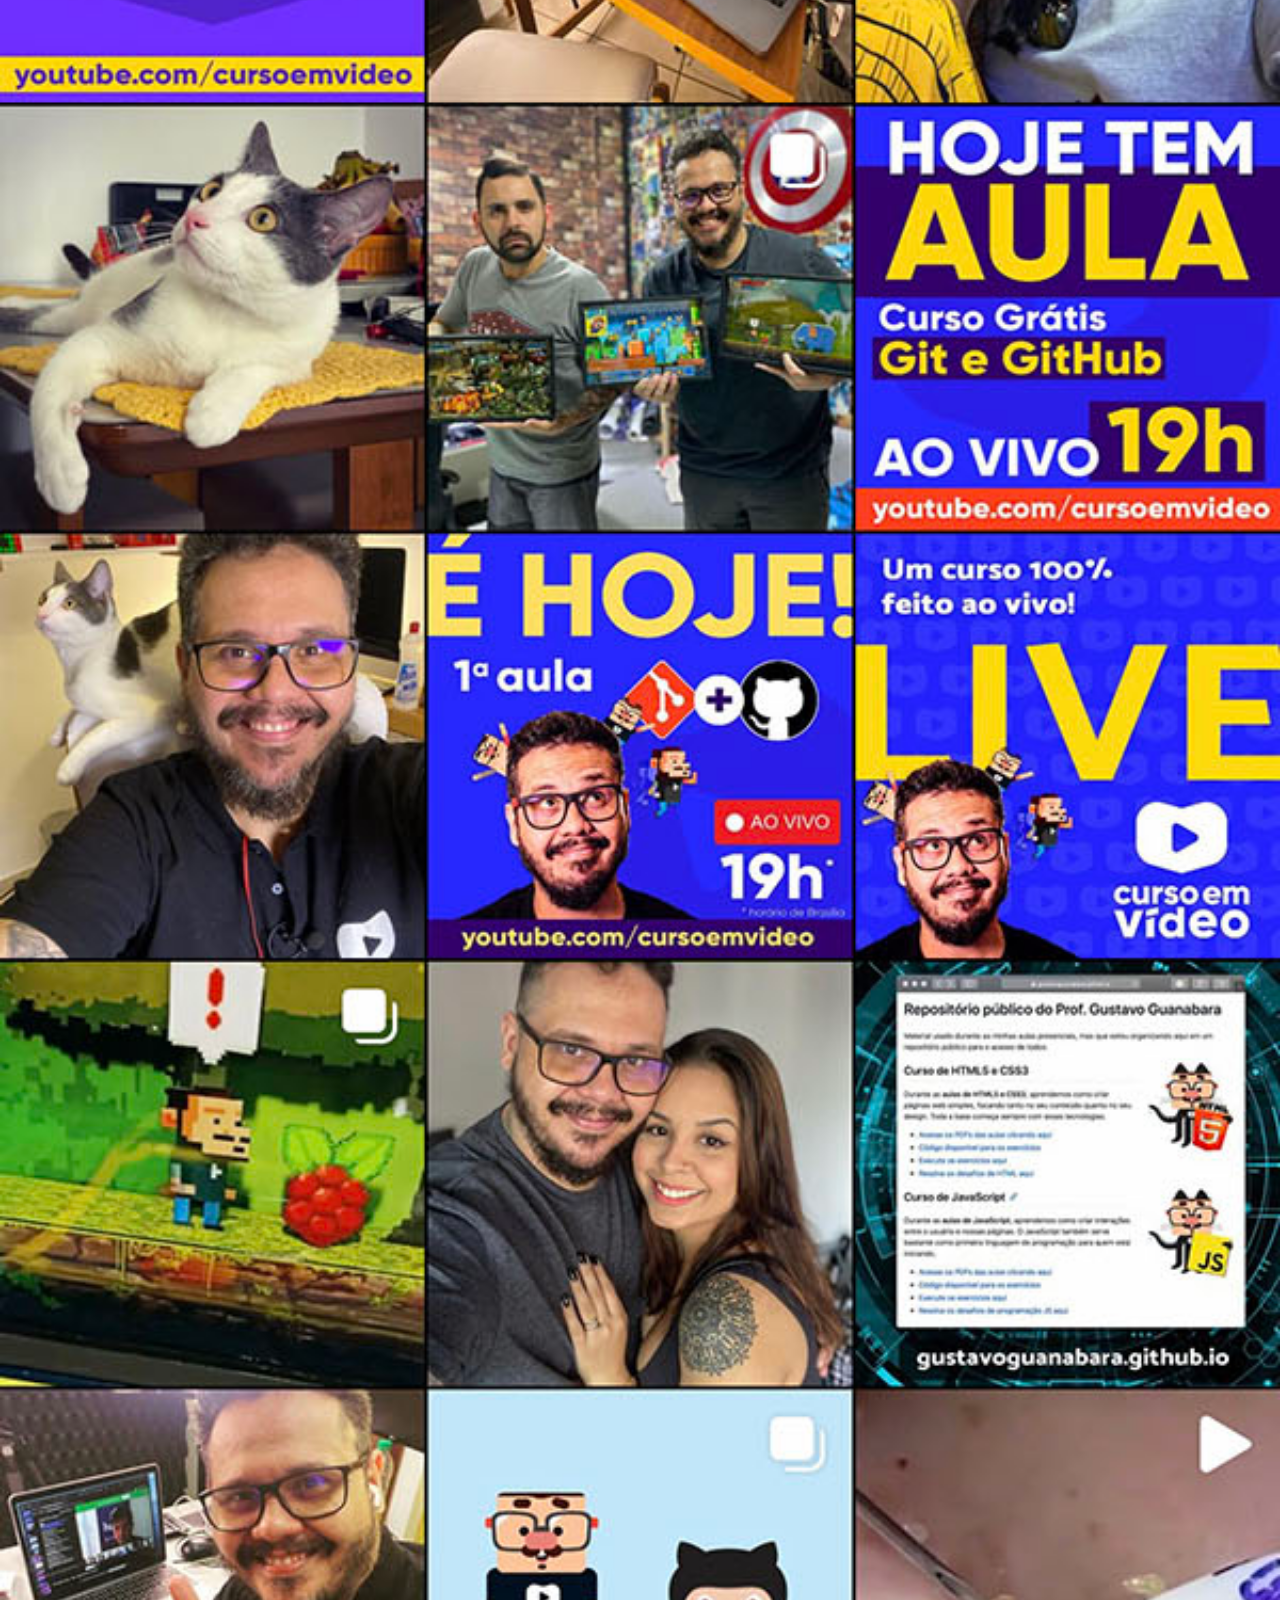
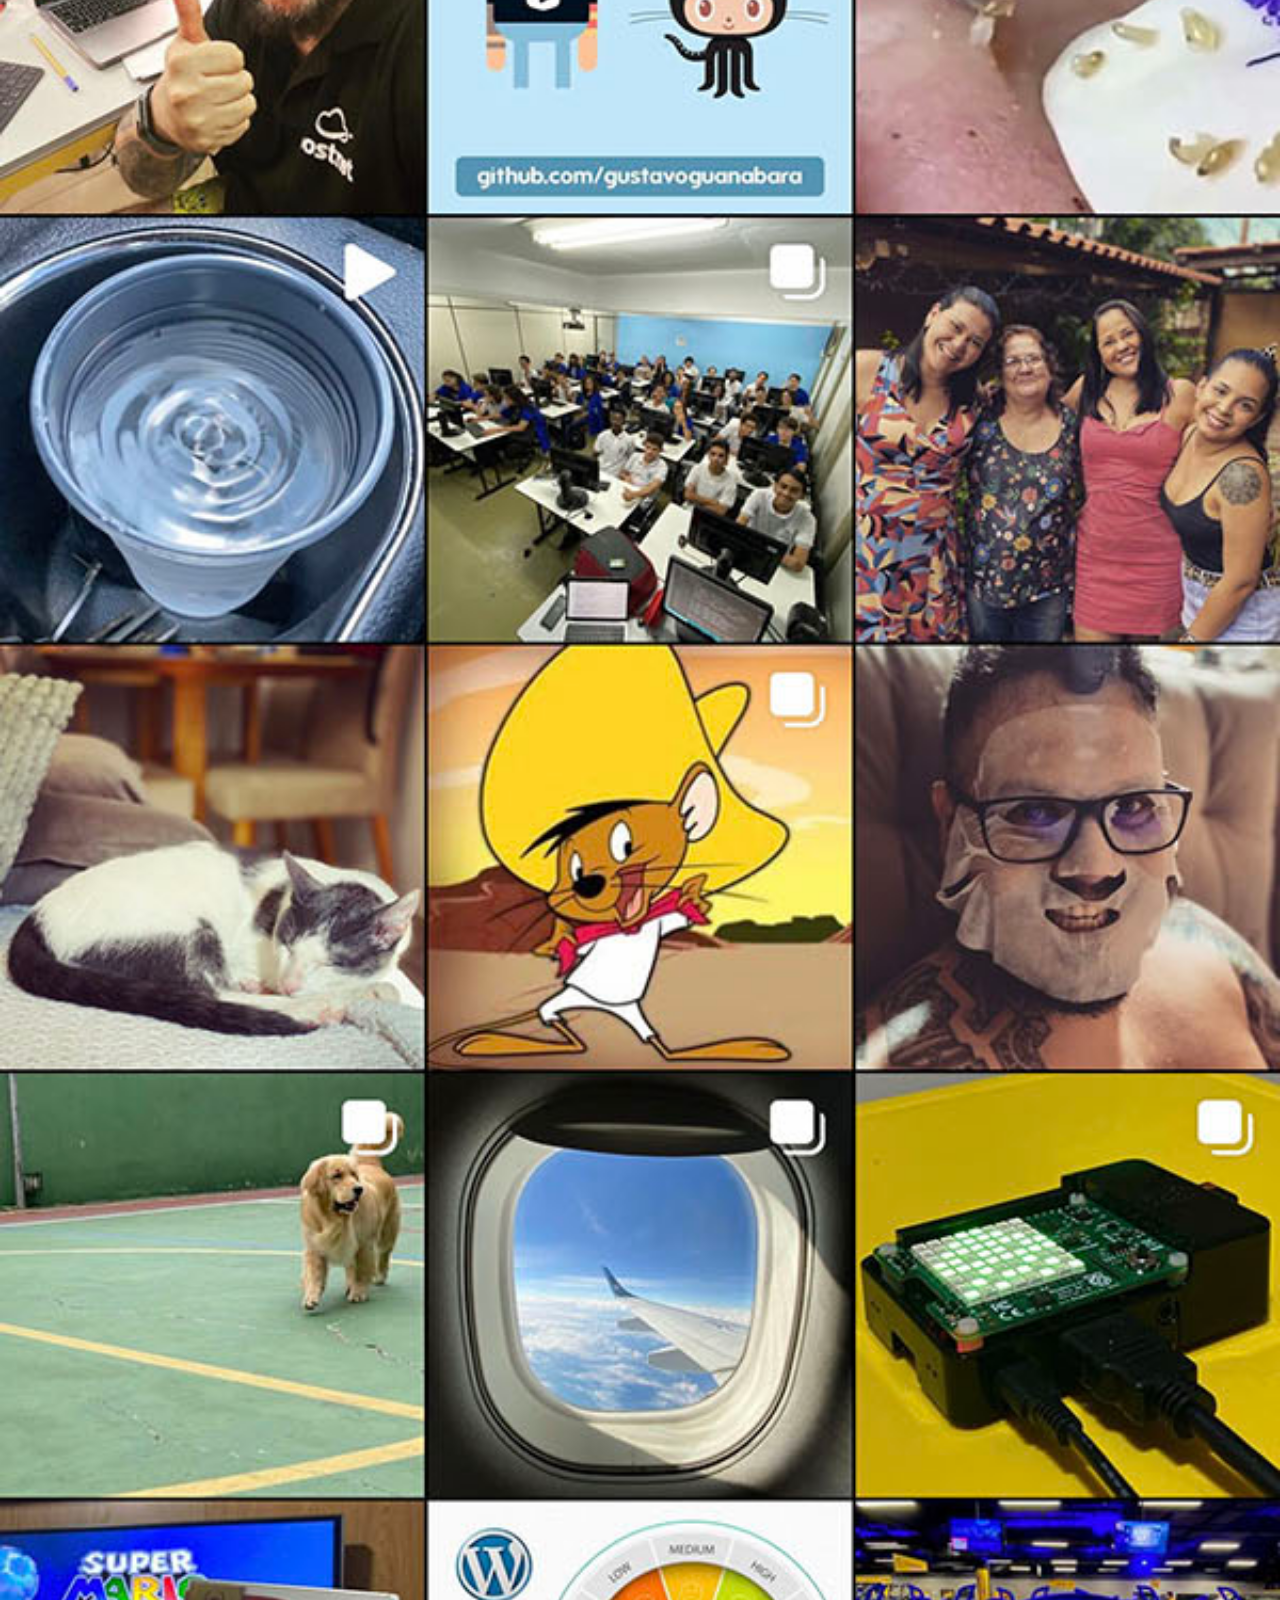
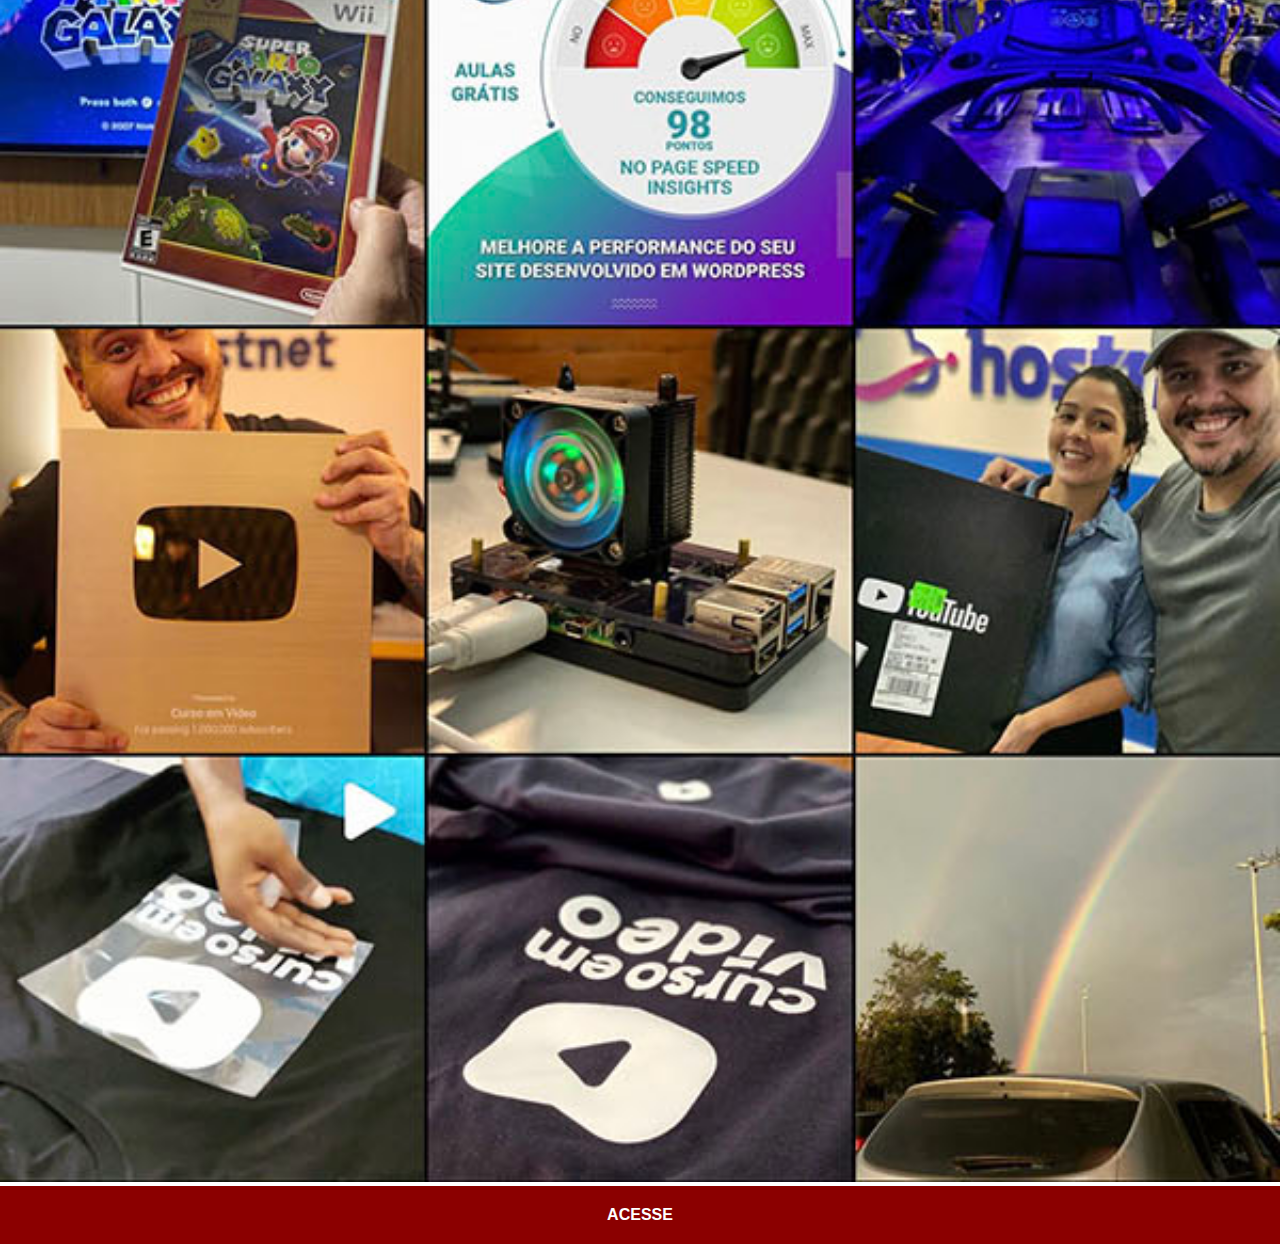
<file: instagram.html>
<!DOCTYPE html>
<html lang="pt-br">
<head>
    <meta charset="UTF-8">
    <meta http-equiv="X-UA-Compatible" content="IE=edge">
    <meta name="viewport" content="width=device-width, initial-scale=1.0">
    <title>Instagram</title>
    <link rel="stylesheet"  href="styles/social.css">
</head>
<body>
    <img src="imagens/tela-instagram.jpg" alt="Instagram">
    <a href="https://www.instagram.com/brefreittas/" target="_blank">ACESSE</a>
</body>
</html>
</file>
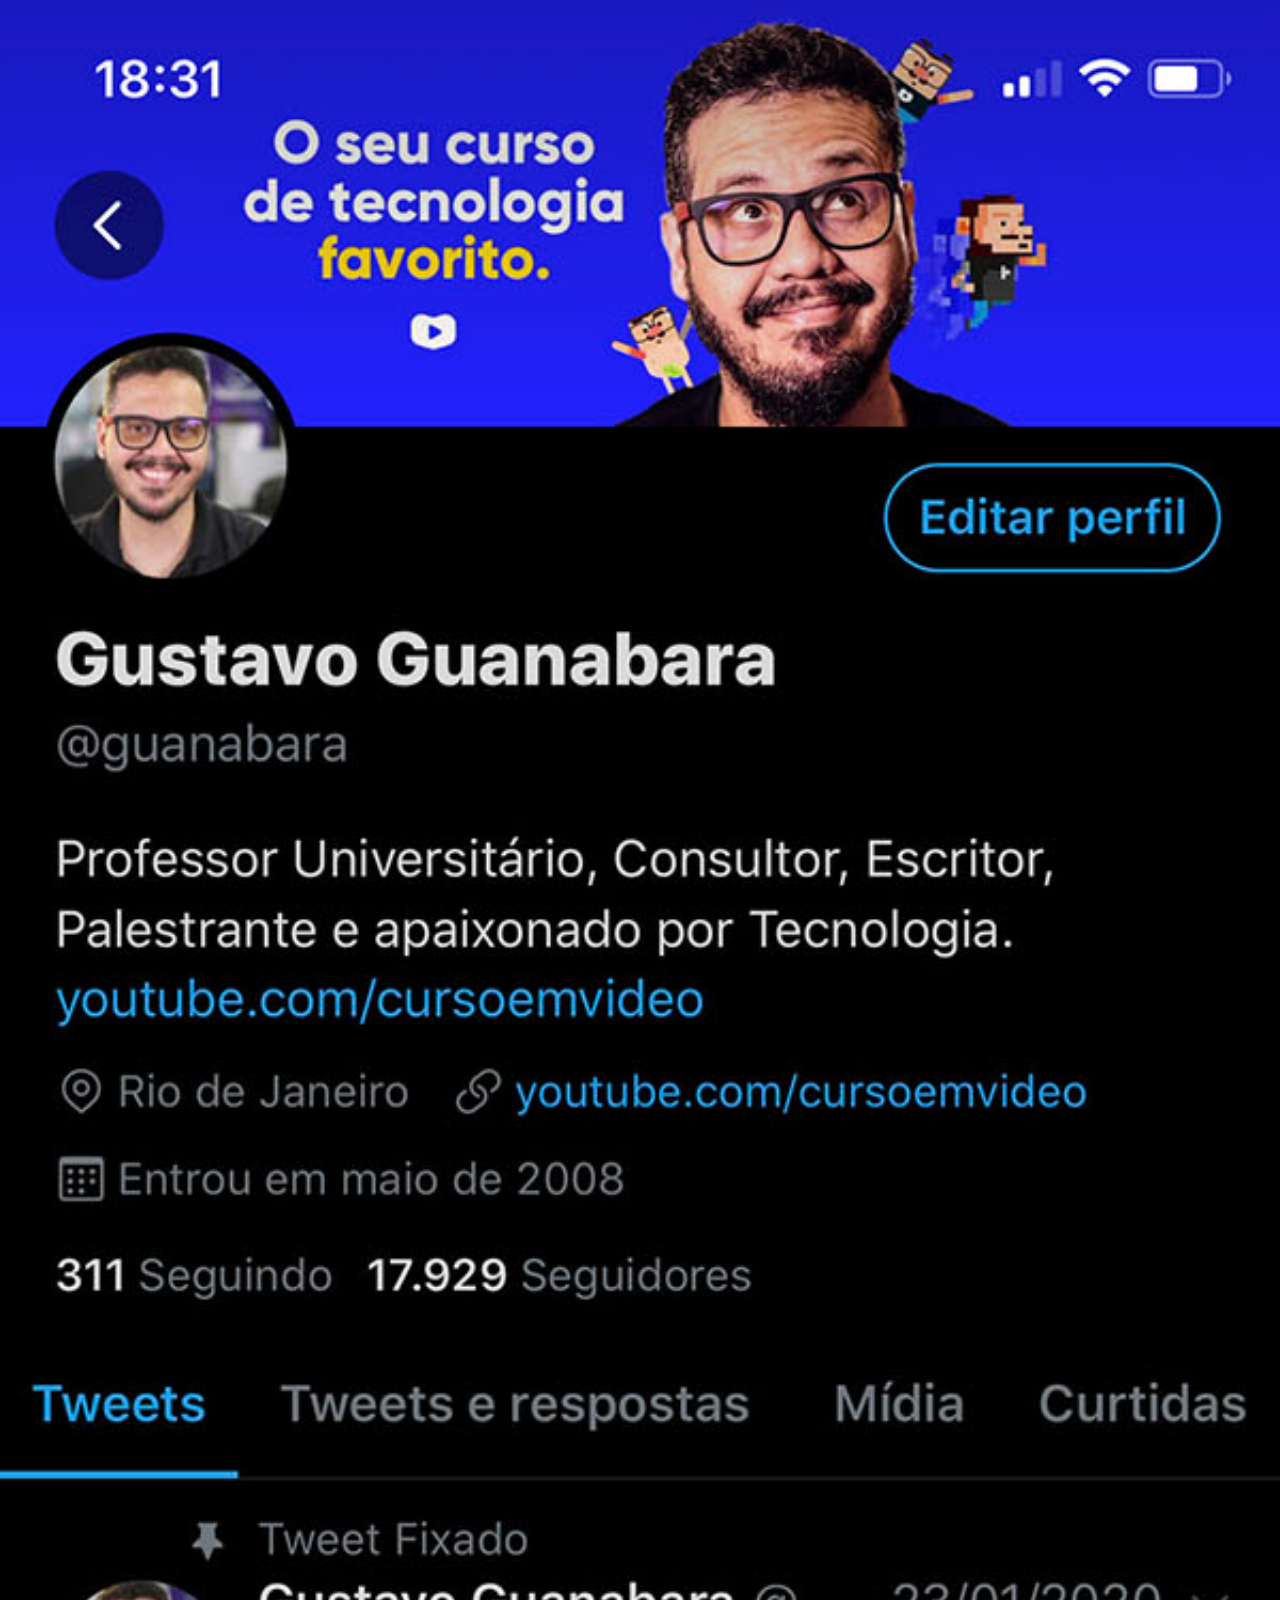
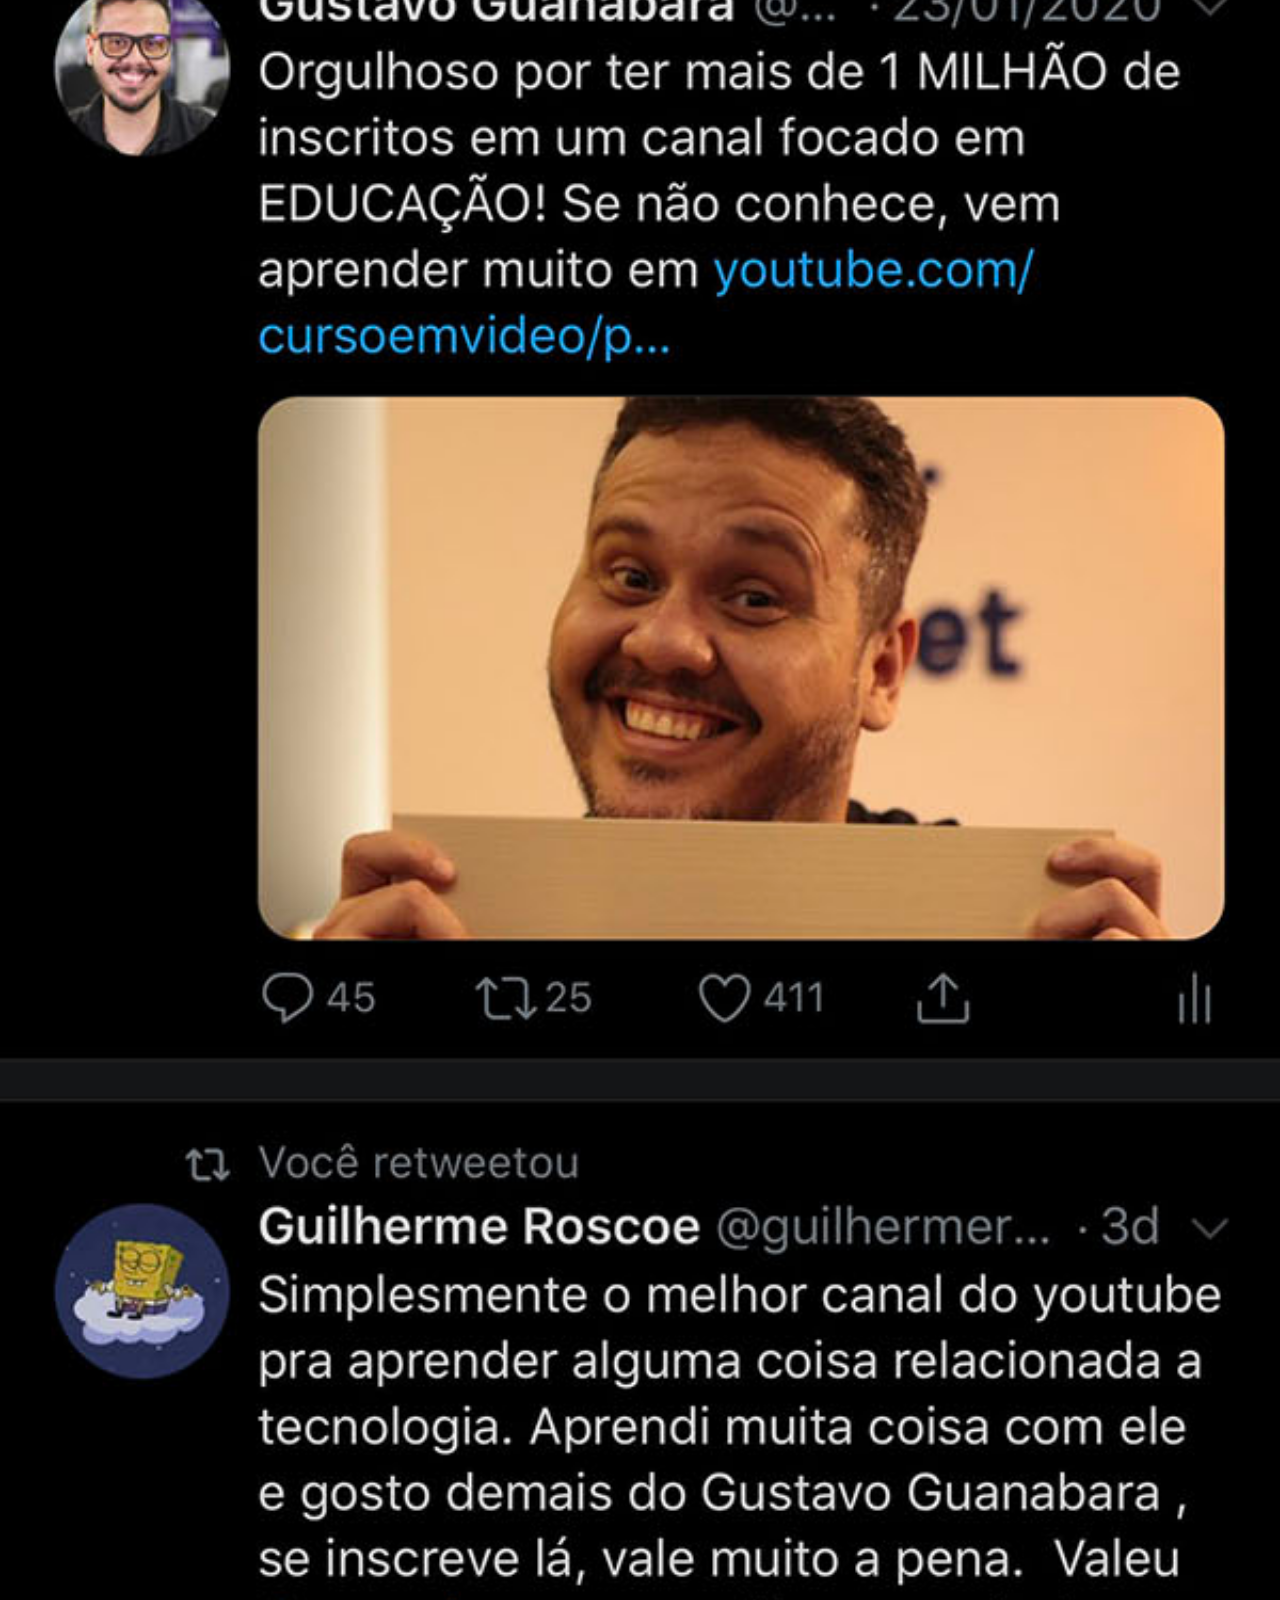
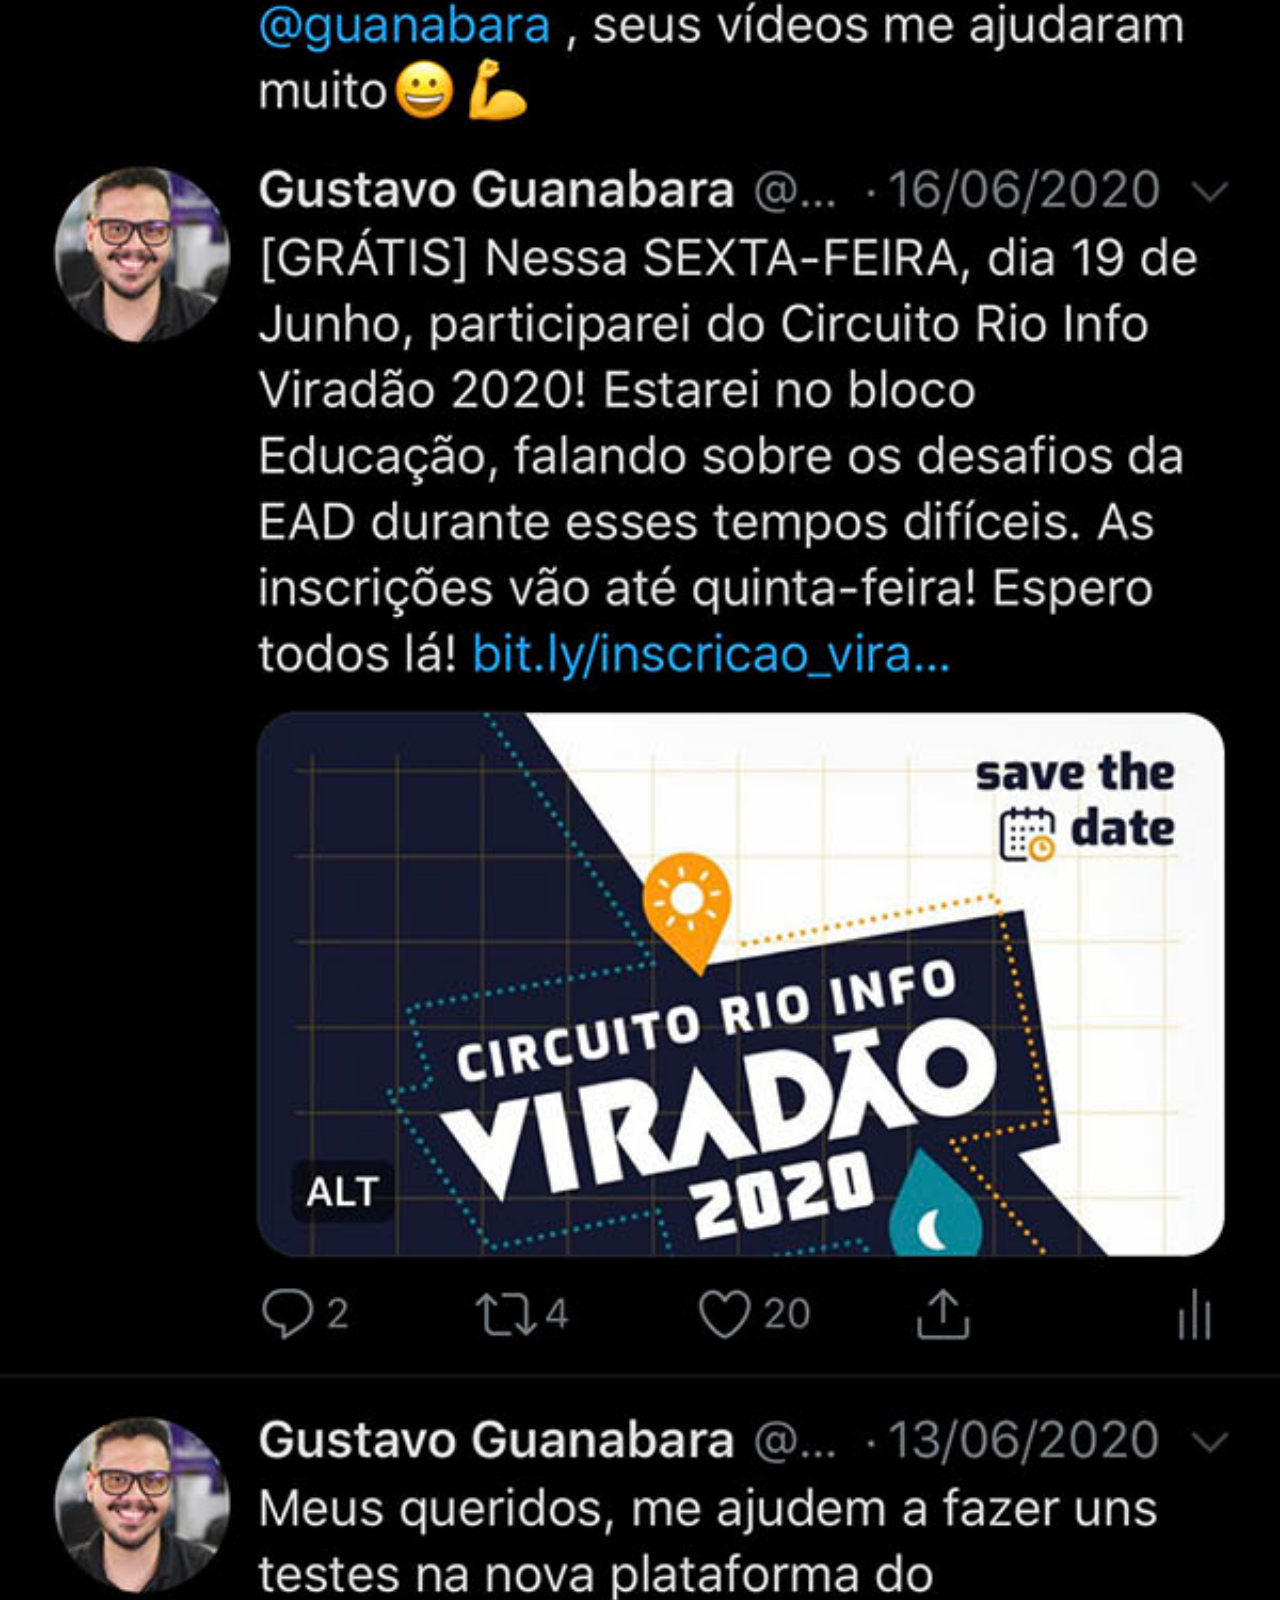
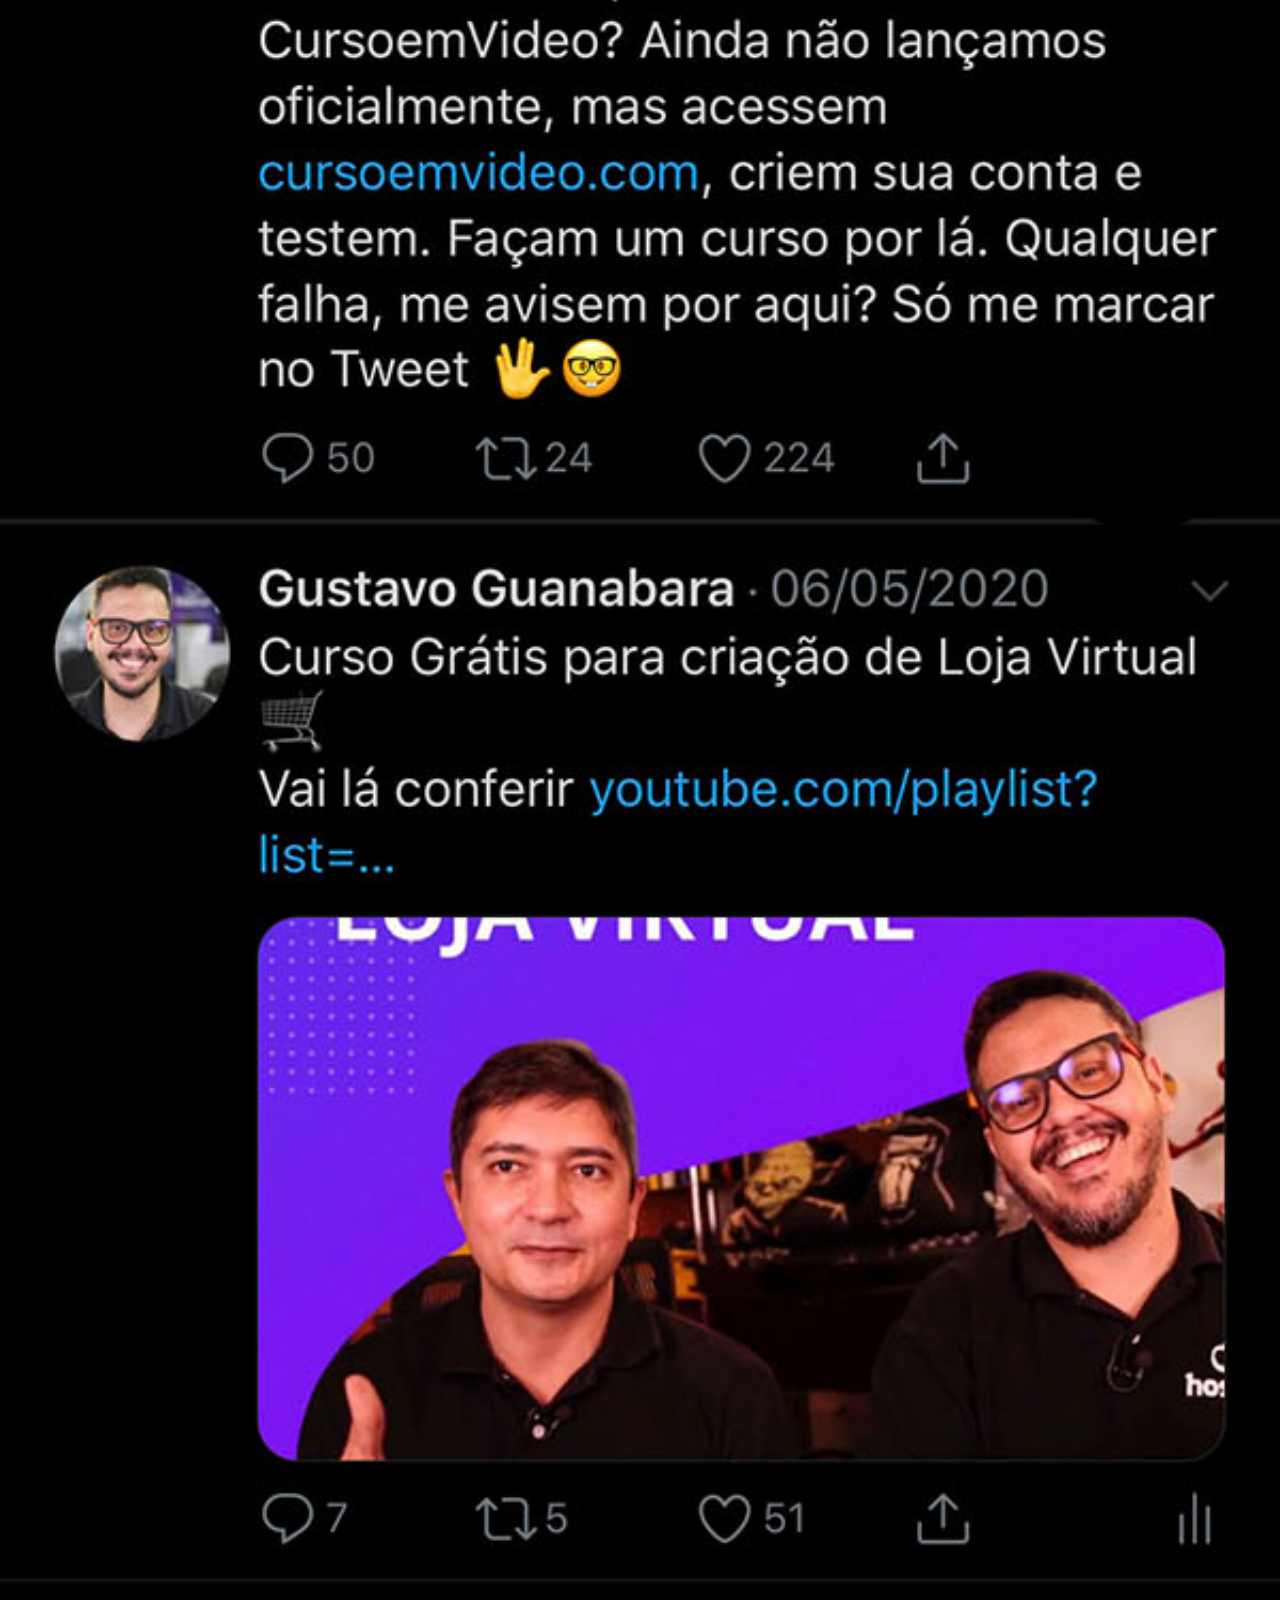
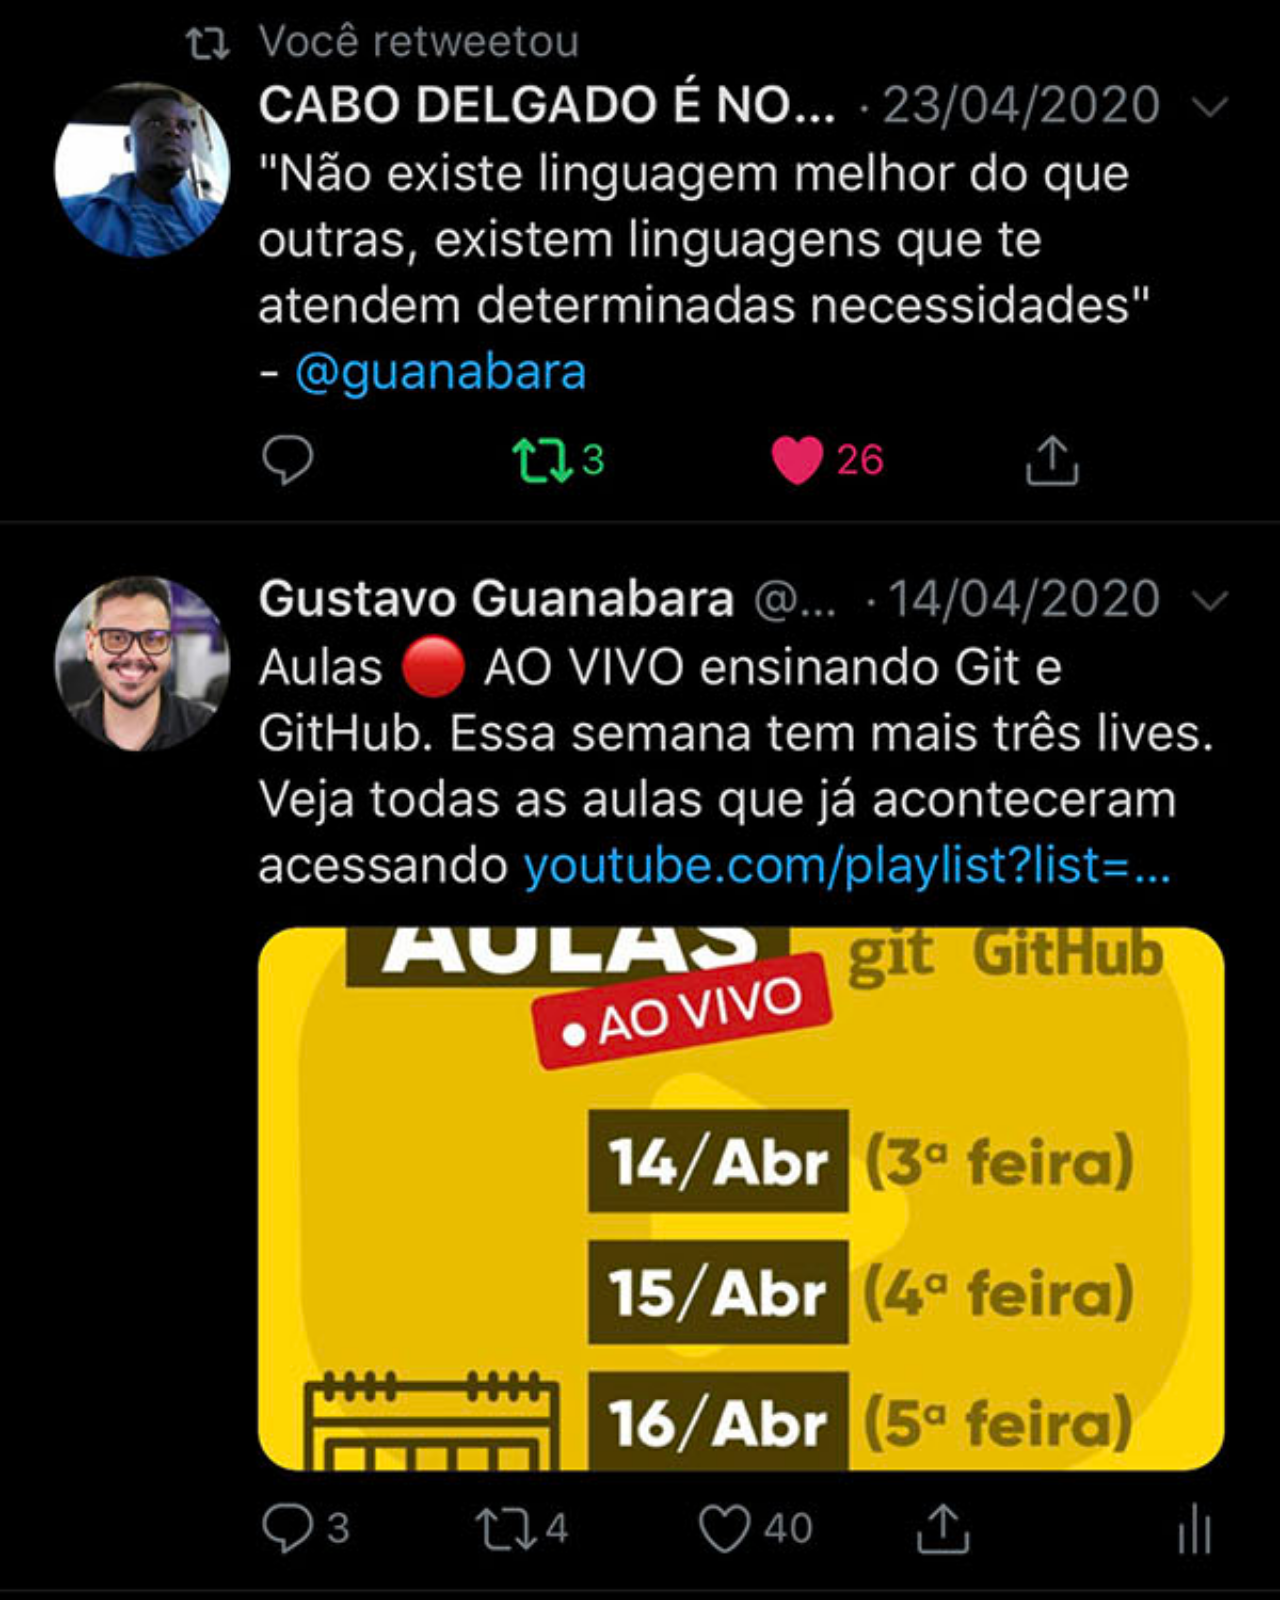
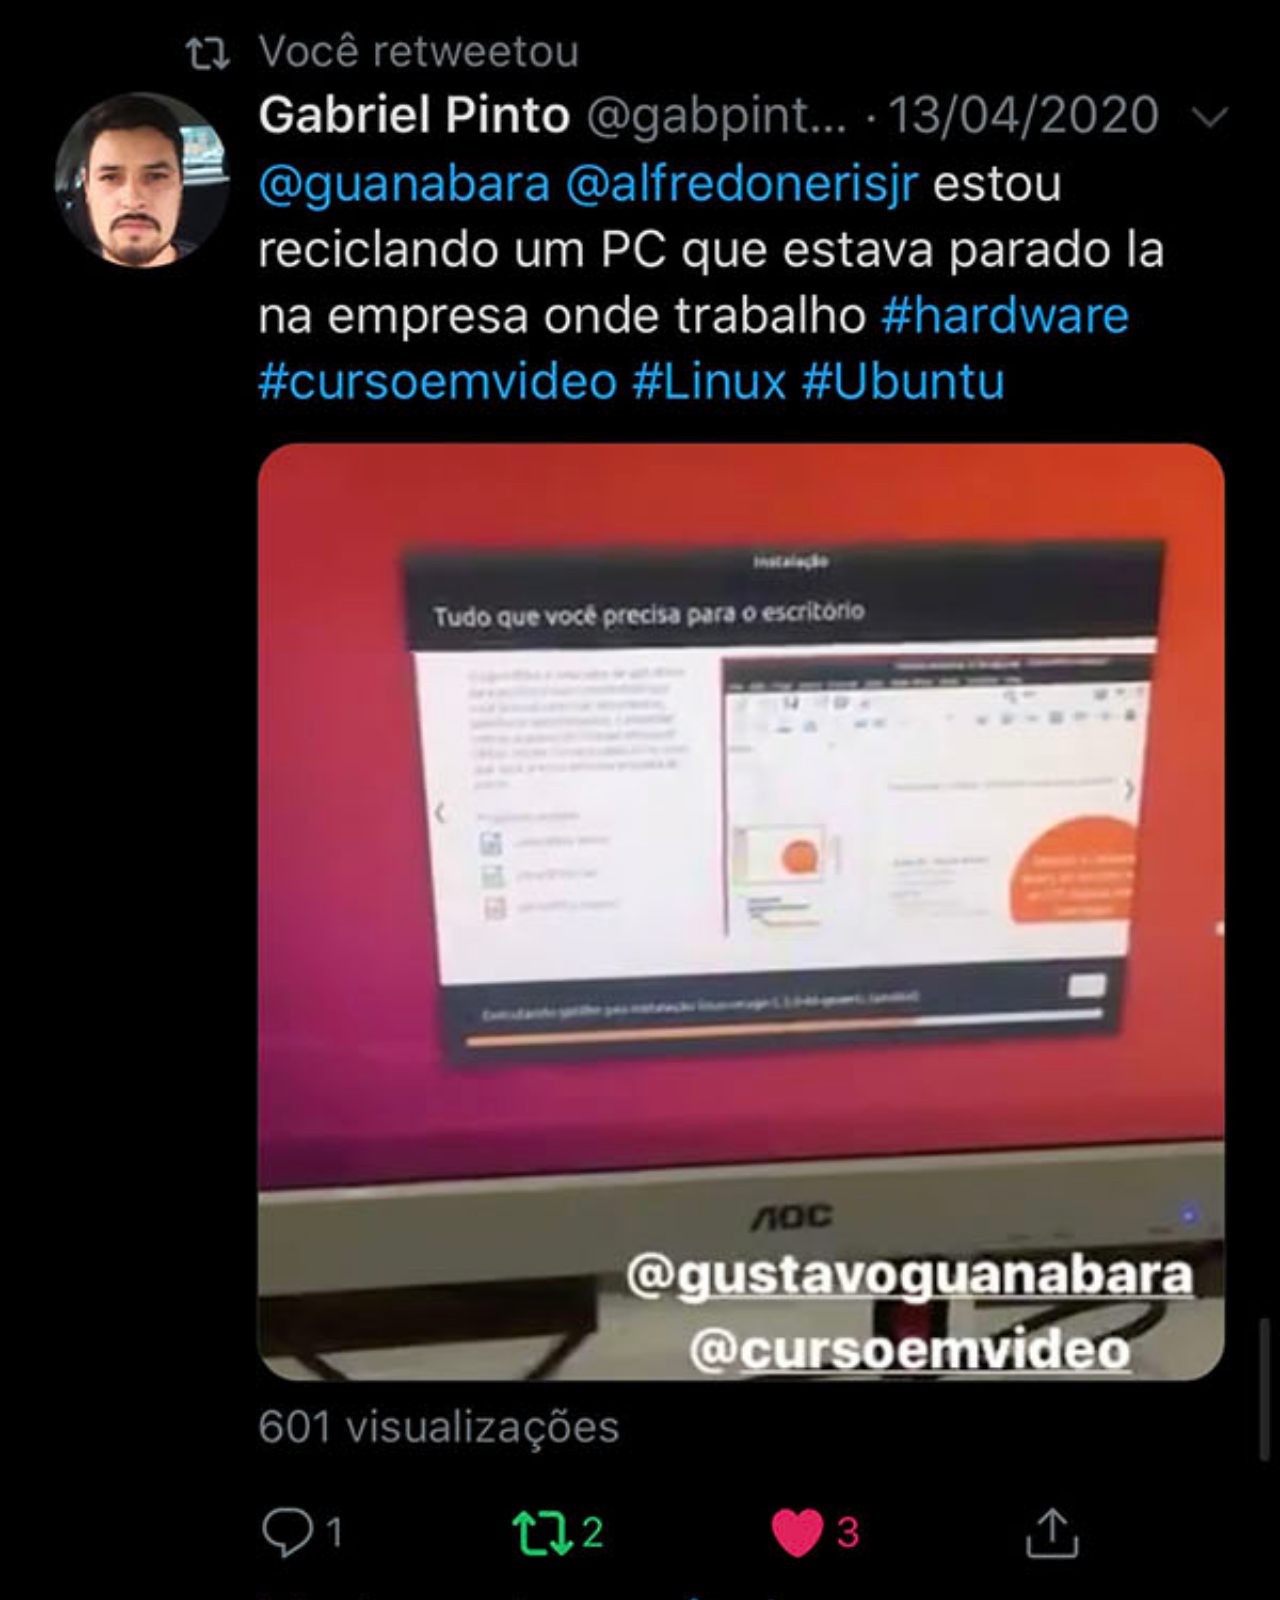
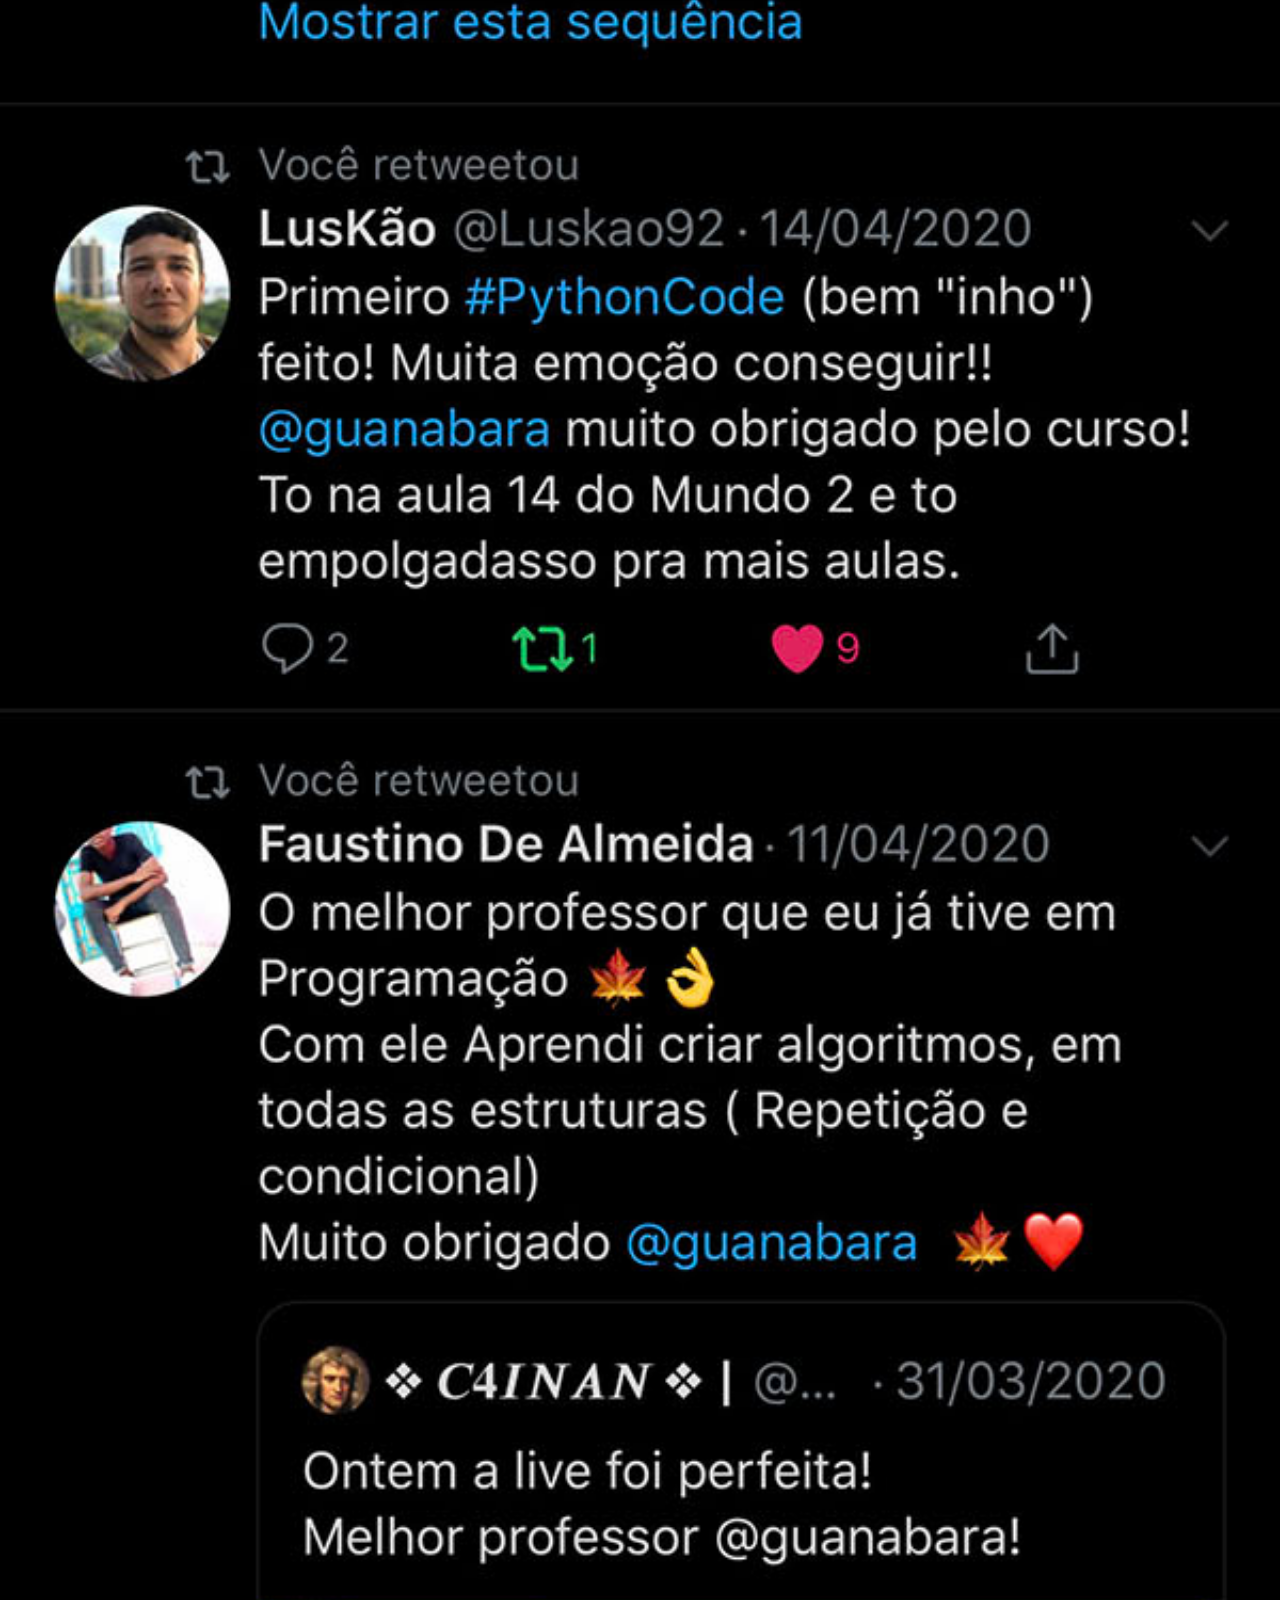
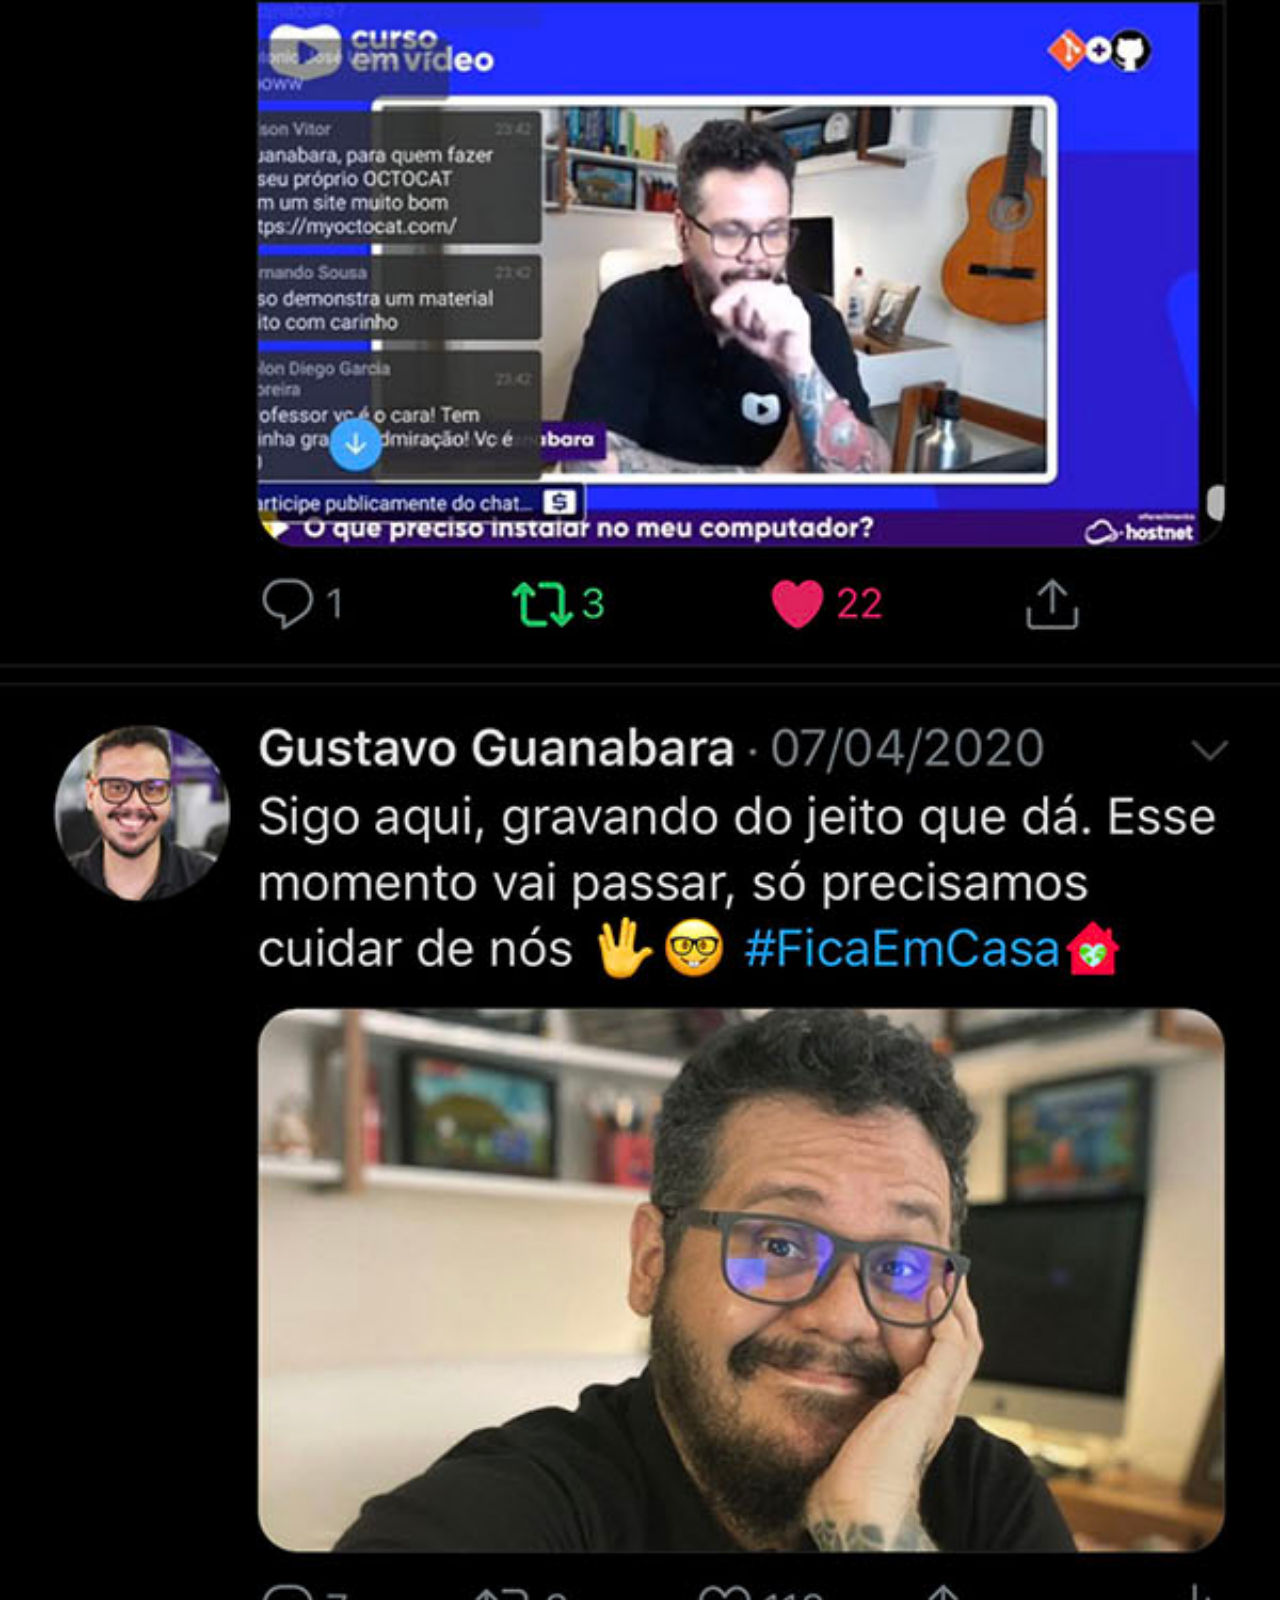
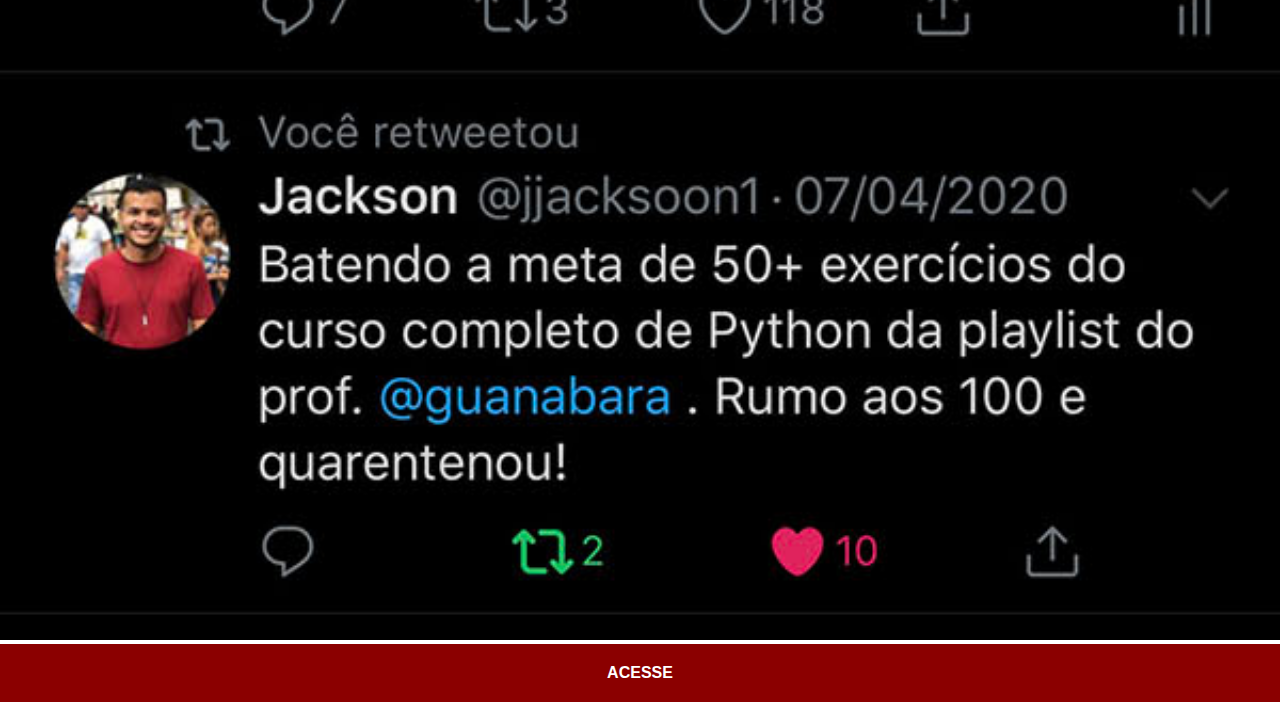
<file: twitter.html>
<!DOCTYPE html>
<html lang="pt-br">
<head>
    <meta charset="UTF-8">
    <meta http-equiv="X-UA-Compatible" content="IE=edge">
    <meta name="viewport" content="width=device-width, initial-scale=1.0">
    <title>Twitter</title>
    <link rel="stylesheet"  href="styles/social.css">
</head>
<body>
    <img src="imagens/tela-twitter.jpg" alt="Twitter">
    <a href="https://twitter.com/brefreittas" target="_blank">ACESSE</a>
</body>
</html>
</file>
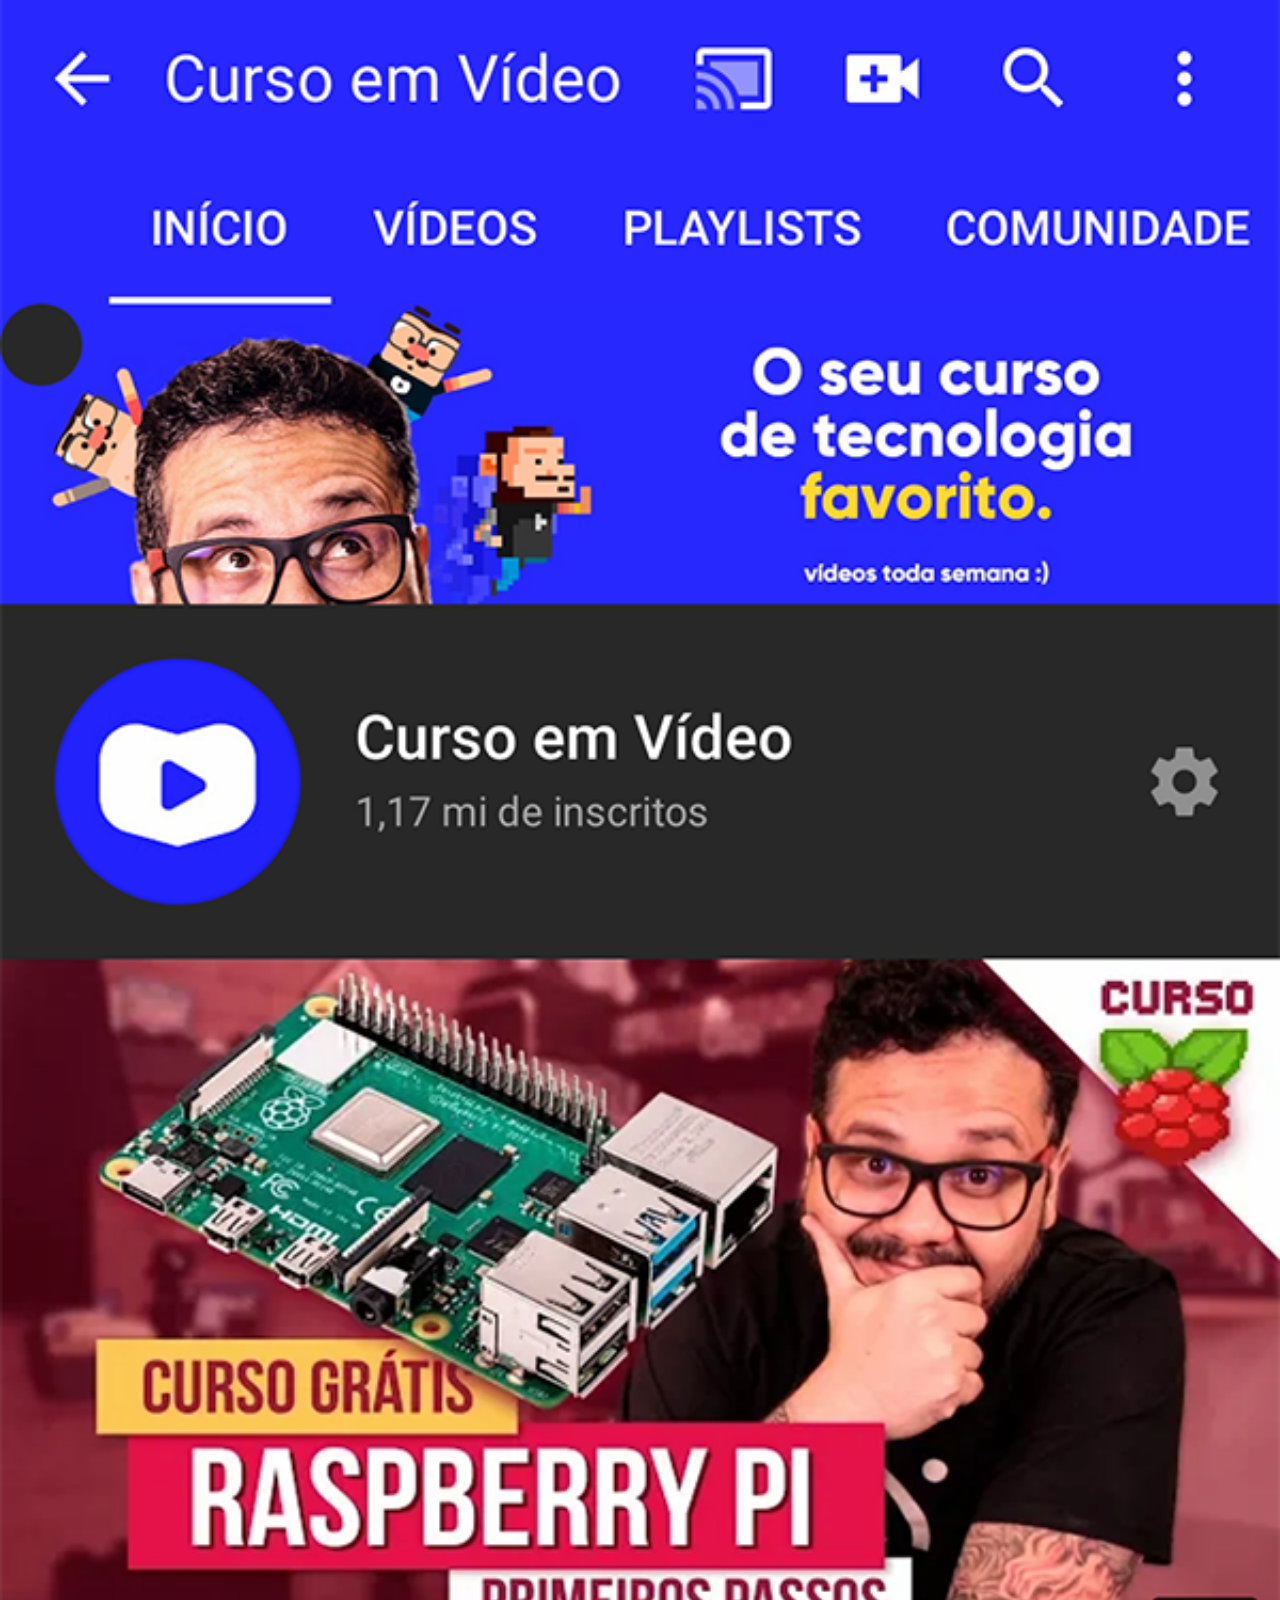
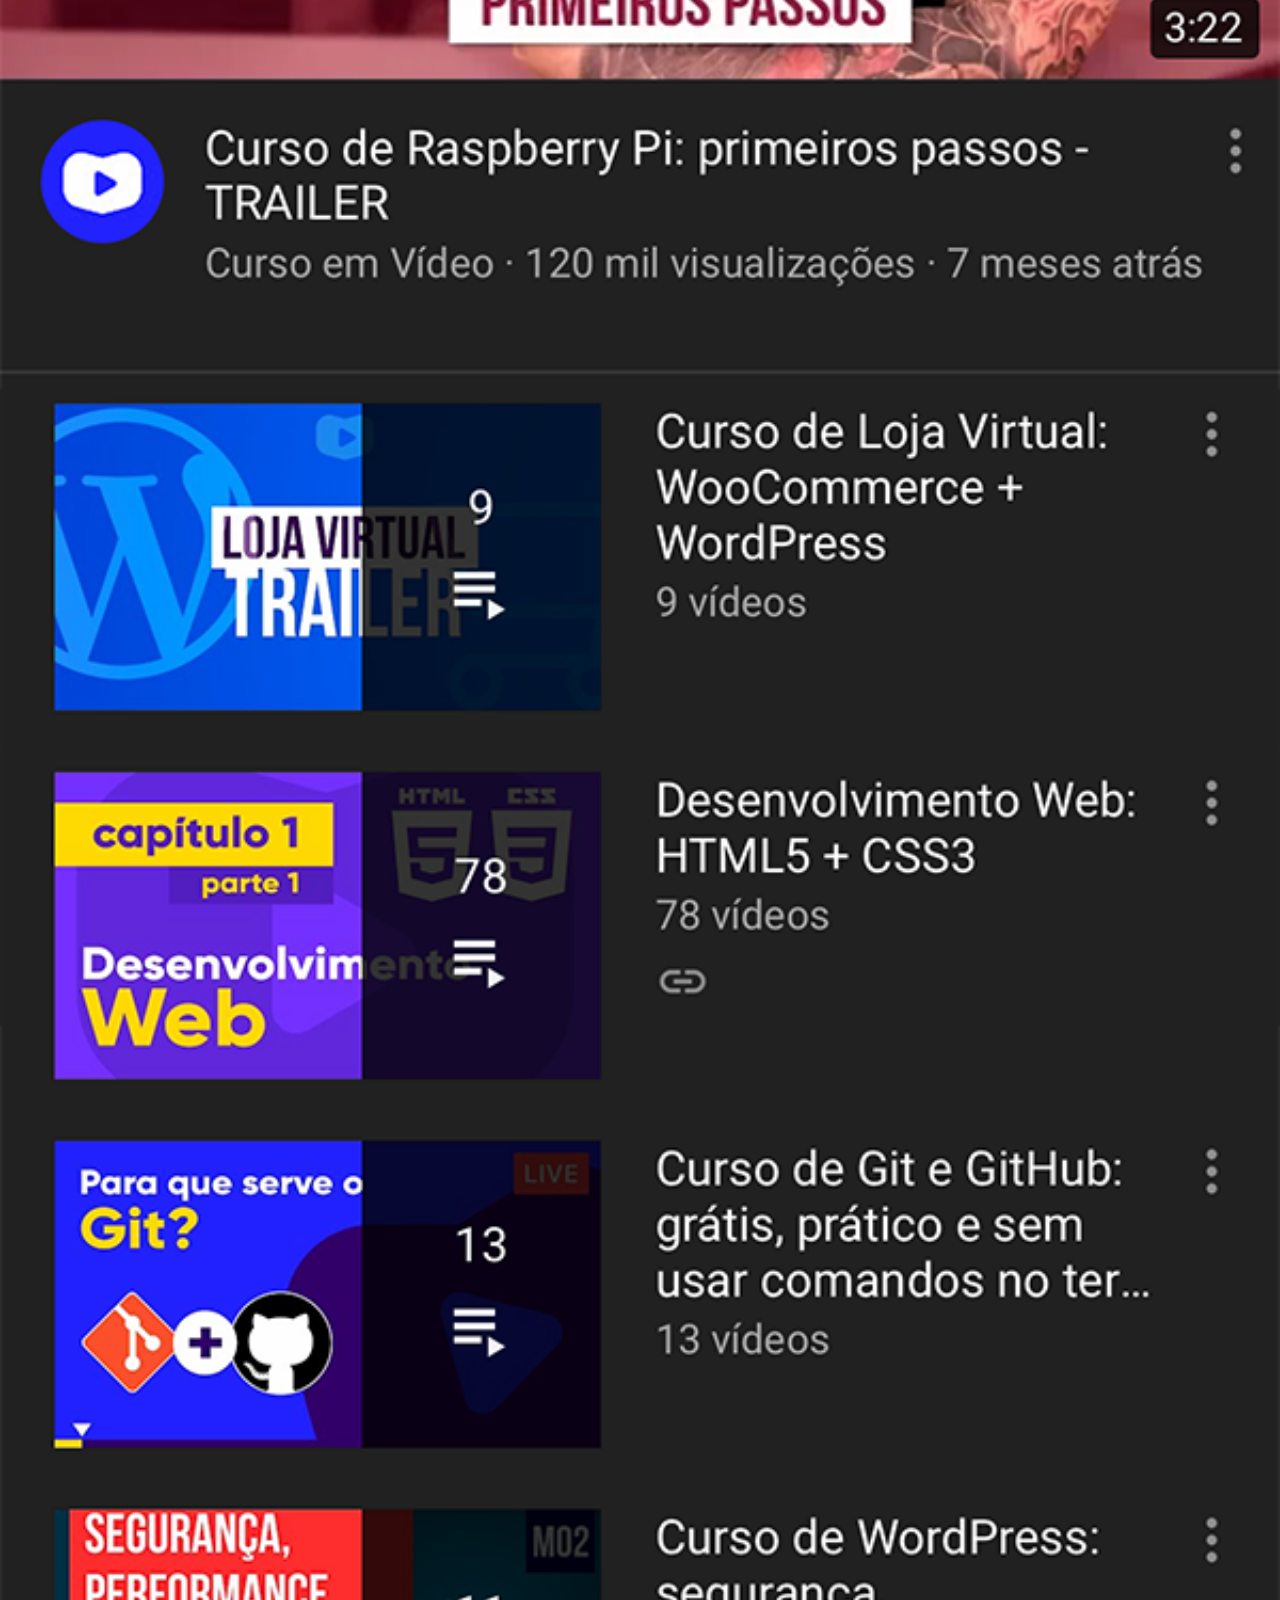
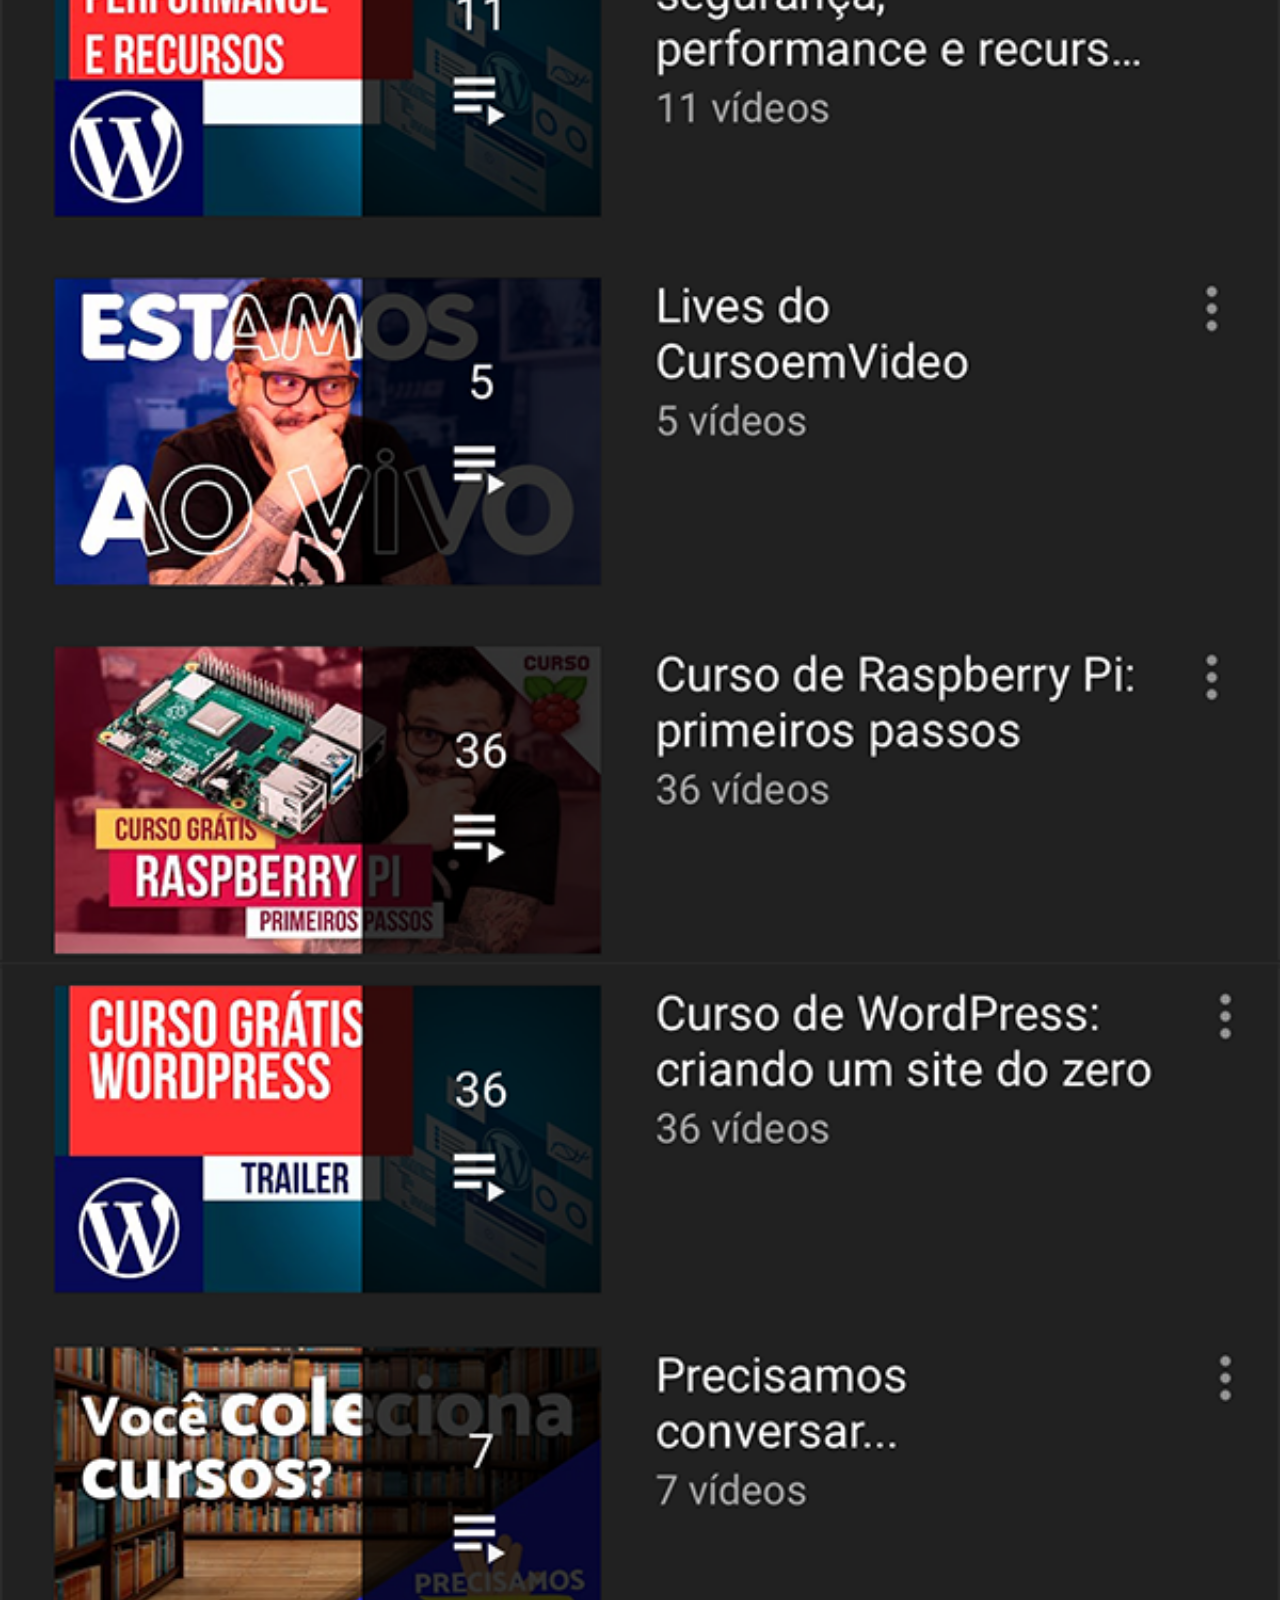
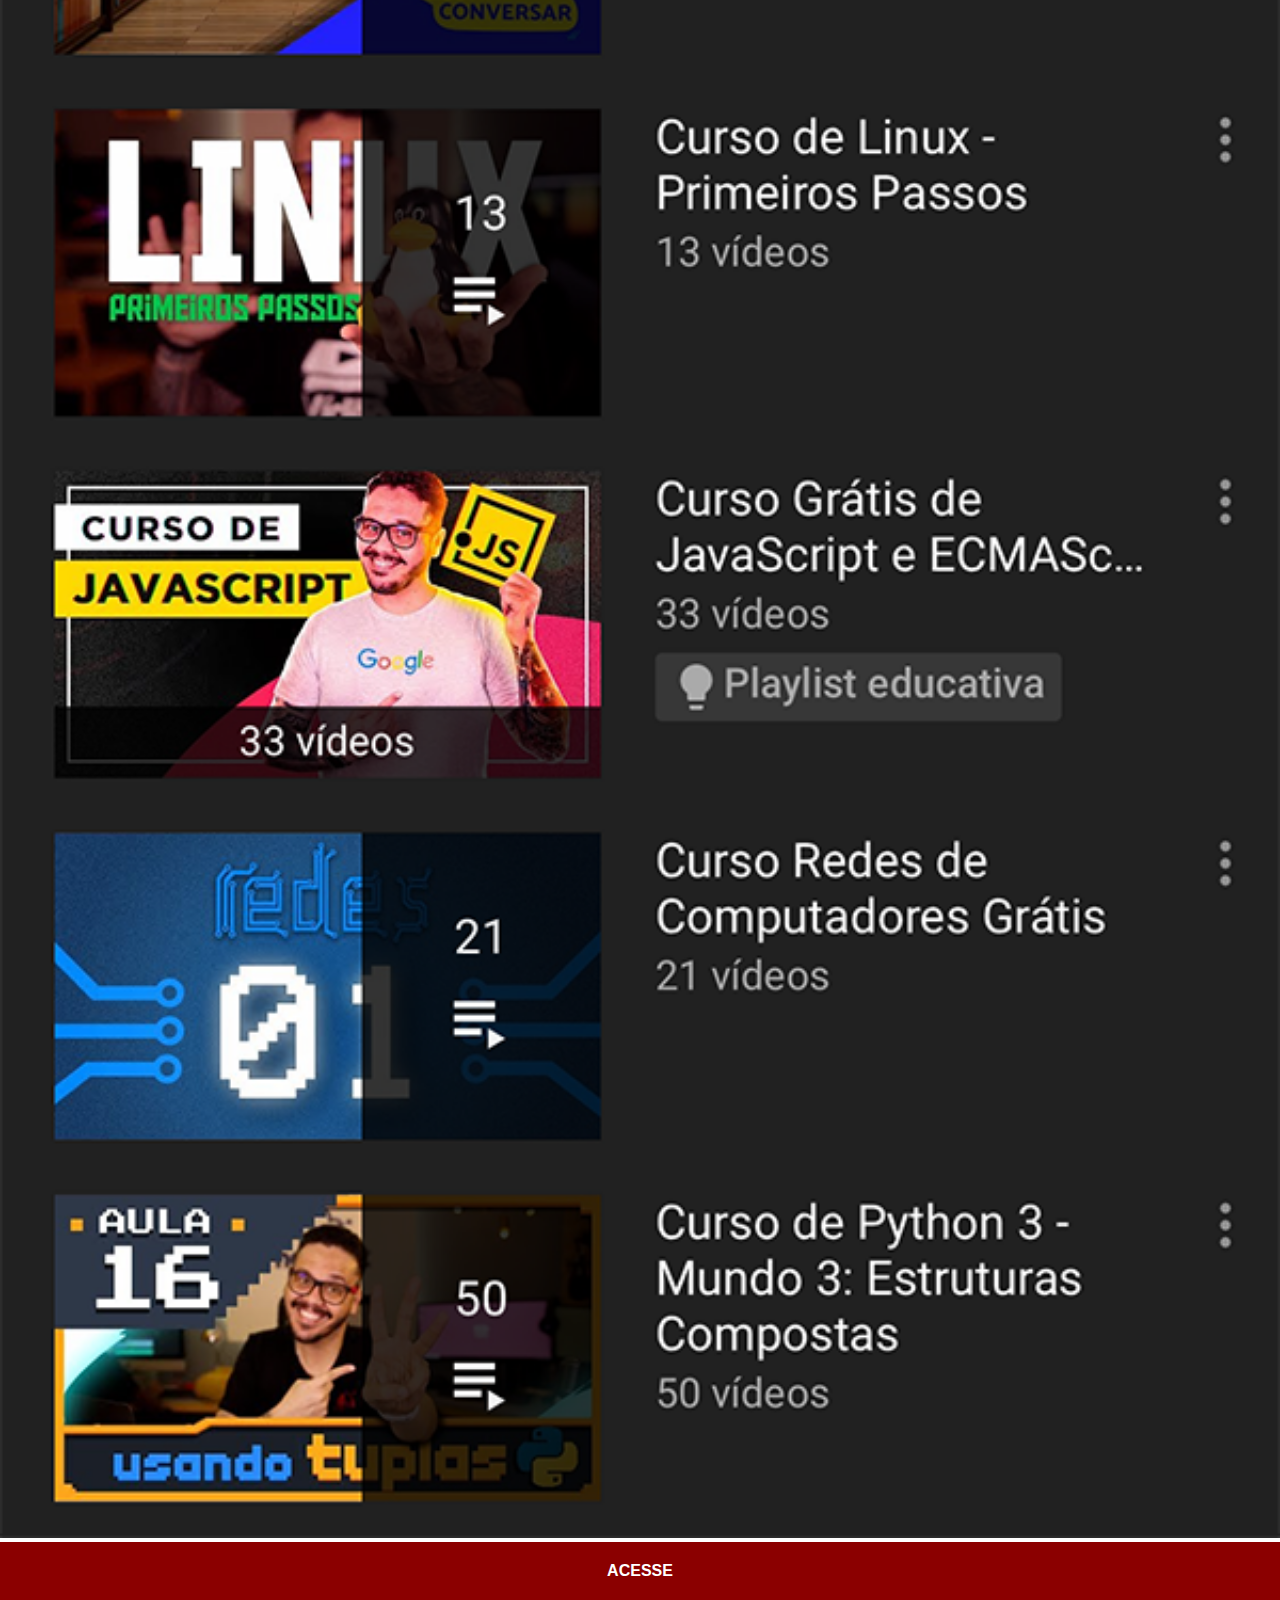
<file: youtube.html>
<!DOCTYPE html>
<html lang="pt-br">
<head>
    <meta charset="UTF-8">
    <meta http-equiv="X-UA-Compatible" content="IE=edge">
    <meta name="viewport" content="width=device-width, initial-scale=1.0">
    <title>Youtube</title>
    <link rel="stylesheet"  href="styles/social.css">
</head>
<body>
    <img src="imagens/tela-youtube.png" alt="Youtube">
    <a href="https://www.youtube.com/c/CursoemVídeo" target="_blank">ACESSE</a>
</body>
</html>
</file>
<file: styles/style.css>
@charset "UTF-8";

* {
    margin: 0px;
    padding: 0px;
    font-family: Arial, Helvetica, sans-serif;
}

html, body {
    height: 100vh;
    width: 100vw;
    background-color: black;
}

body {
    background: url(../imagens/fundo-madeira.jpg) no-repeat top center;
    background-size: cover;
    background-attachment: fixed;
}

main {
    position: relative;
    height: 100vh;
 
}

section#telefone {
    position: absolute;
    top: 50%;
    left: 50%;
    transform: translate(-50%, -50%);
    height: 627px;
    width: 311px;
    background: url(../imagens/frame-iphone.png) no-repeat;
}

iframe#tela {
    position: relative;
    top: 80px;
    left: 22px;
    width: 267px;
    height: 471px;
}

section#redes-sociais {
    text-align: right;
}

section#redes-sociais img {
    width: 50px;
    margin: 10px;
    border-radius: 50%;
    box-shadow: 2px 2px 5px rgba(0, 0, 0, 0.404);
    box-sizing: border-box;
}

section#redes-sociais img:hover {
    border: 2px solid rgba(255, 255, 255, 0.637);
    transform: translate(-3px, -3px);
    box-shadow: 5px 5px 10px rgba(0, 0, 0, 0.404);
    transition: transform .4s, border 1s;
}
</file>
<file: styles/social.css>
@charset "UTF-8";

* {
  margin: 0px;
  padding: 0px;
  font-family: Arial, Helvetica, sans-serif;
}

::-webkit-scrollbar {
  width: 0px;
  height: 0px;
}

img {
  width: 100vw;
}

a {
  color: white;
  display: block;
  background-color: darkred;
  padding: 20px;
  text-align: center;
  font-weight: bolder;
  text-decoration: none;
}

a:hover {
  background-color: red;
}
</file>
